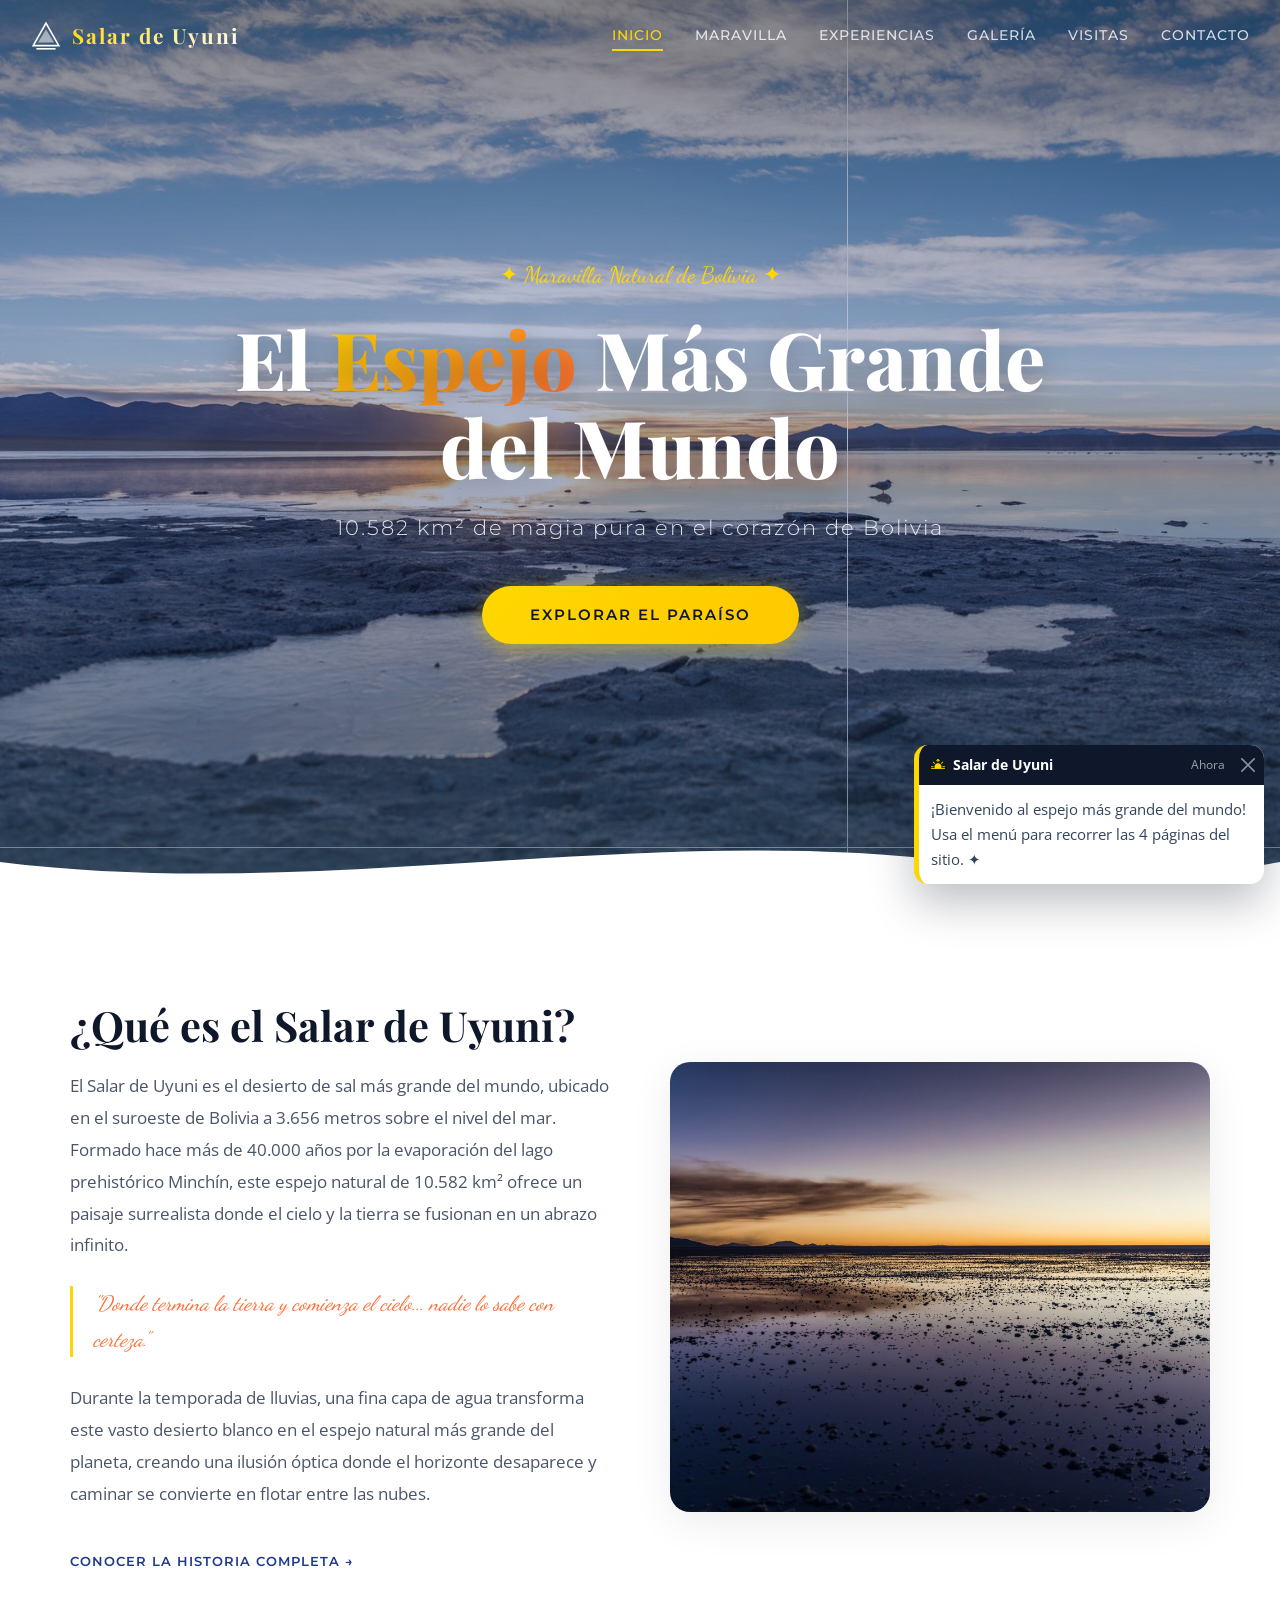
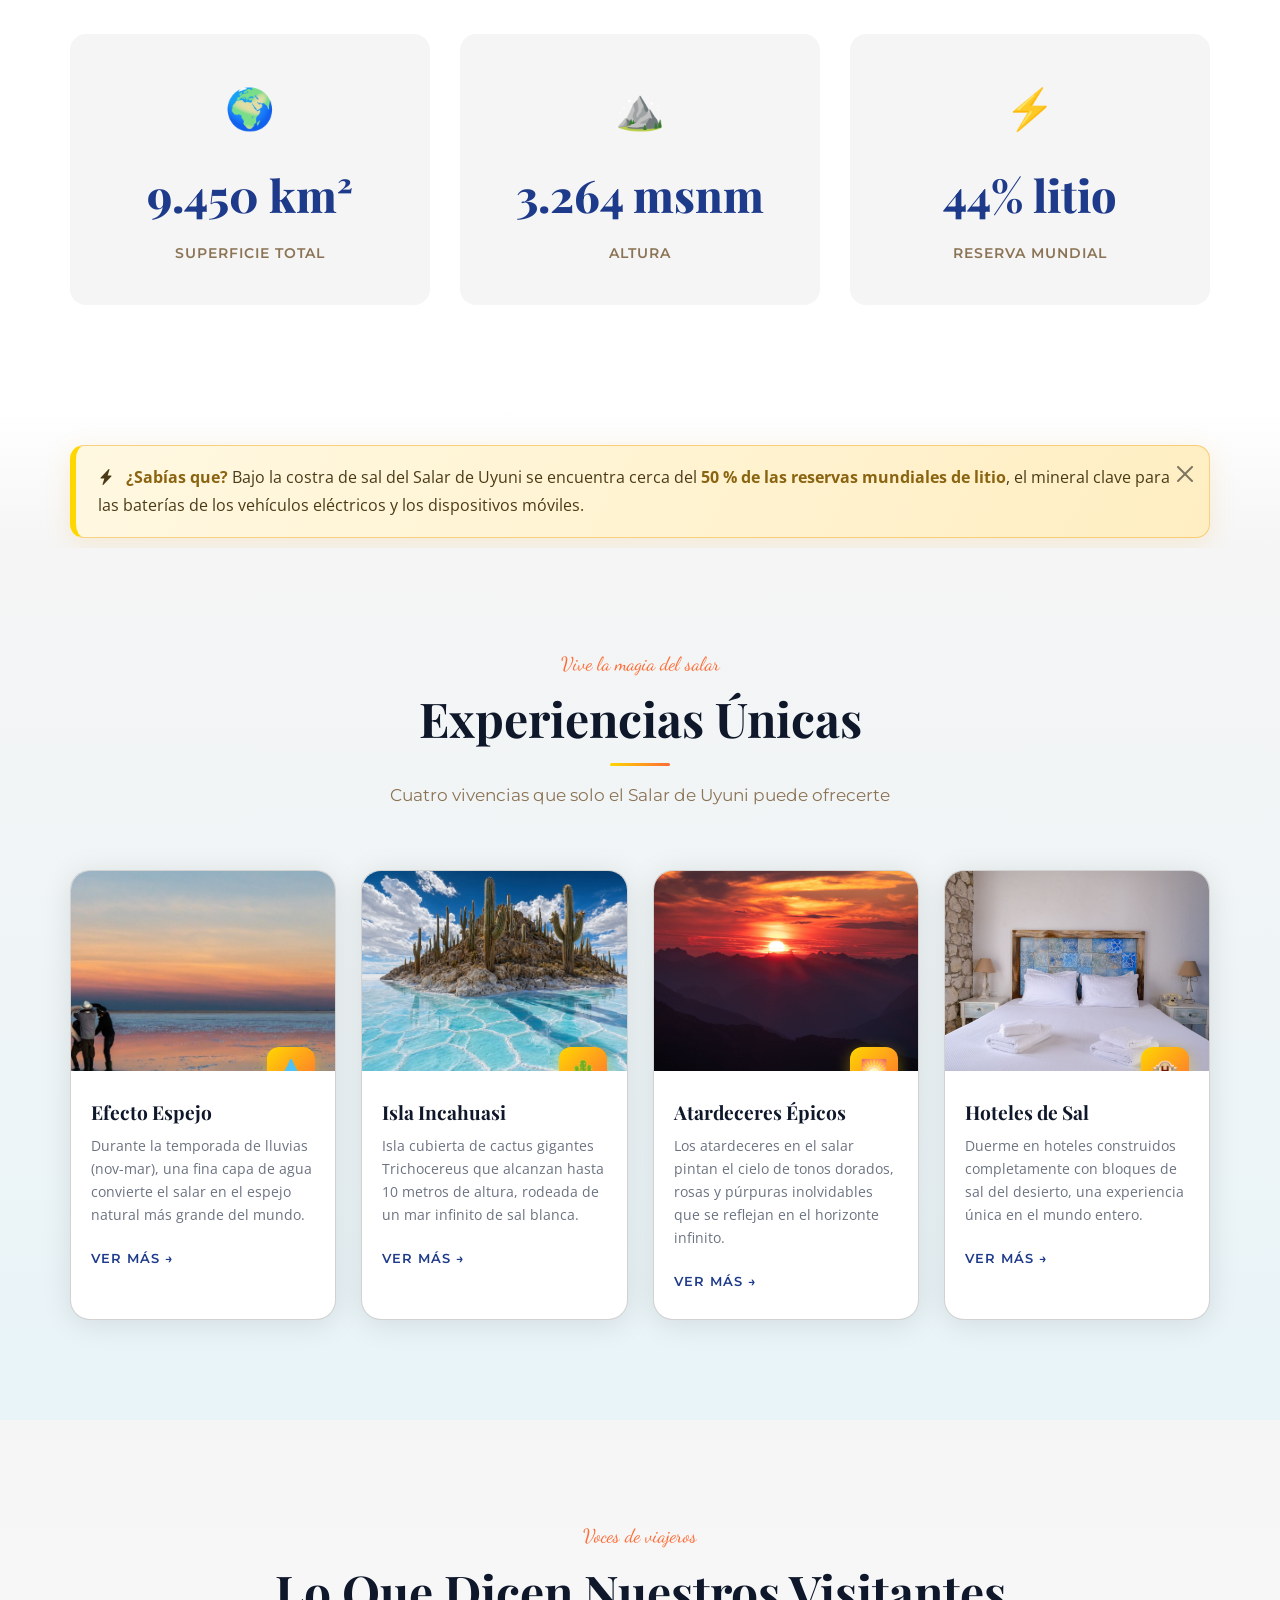
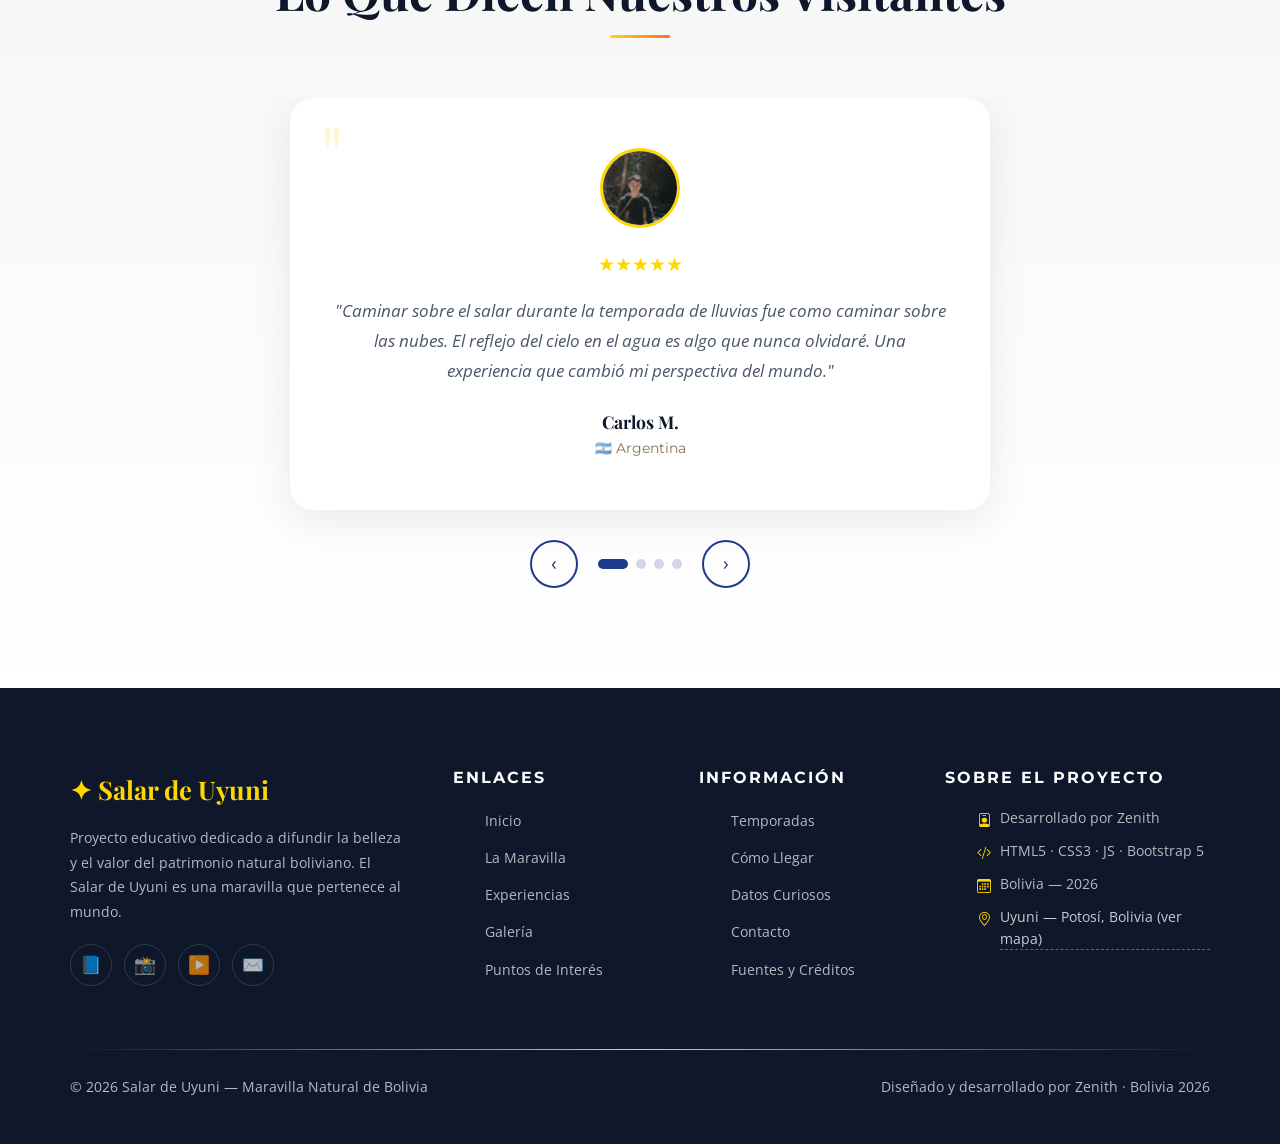
<file: index.html>
<!DOCTYPE html>
<html lang="es">

<head>
    <meta charset="UTF-8">
    <meta name="viewport" content="width=device-width, initial-scale=1.0">
    <meta name="description"
        content="Salar de Uyuni — El espejo natural más grande del mundo. 10.582 km² de magia pura en el corazón de Bolivia. Proyecto web desarrollado por Zenith.">
    <meta name="keywords"
        content="Salar de Uyuni, Bolivia, desierto de sal, espejo natural, turismo Bolivia, Isla Incahuasi, litio">
    <meta name="author" content="Zenith">
    <link rel="icon" href="favicon.svg" type="image/svg+xml">
    <meta property="og:title" content="Salar de Uyuni — El Espejo Más Grande del Mundo">
    <meta property="og:description" content="10.582 km² de magia pura en el corazón de Bolivia">
    <meta property="og:type" content="website">
    <meta property="og:image" content="img/hero-salar.jpg">
    <title>Salar de Uyuni | El Espejo Más Grande del Mundo</title>

    <link href="https://cdn.jsdelivr.net/npm/bootstrap@5.3.3/dist/css/bootstrap.min.css" rel="stylesheet">
    <link rel="stylesheet" href="https://cdn.jsdelivr.net/npm/bootstrap-icons@1.11.3/font/bootstrap-icons.min.css">
    <link rel="preconnect" href="https://fonts.googleapis.com">
    <link rel="preconnect" href="https://fonts.gstatic.com" crossorigin>
    <link
        href="https://fonts.googleapis.com/css2?family=Dancing+Script:wght@400;700&family=Montserrat:wght@300;400;500;600;700;800&family=Open+Sans:wght@300;400;500;600;700&family=Playfair+Display:wght@400;500;600;700;800;900&display=swap"
        rel="stylesheet">
    <link rel="stylesheet" href="css/estilos.css">
</head>

<body>

    <a class="skip-link" href="#main">Saltar al contenido principal</a>

    <div class="scroll-progress" aria-hidden="true"></div>

    <div class="loader" aria-label="Cargando página">
        <div class="loader-logo">✦ Salar de Uyuni ✦</div>
        <div class="loader-crystals">
            <div class="crystal"></div>
            <div class="crystal"></div>
            <div class="crystal"></div>
            <div class="crystal"></div>
            <div class="crystal"></div>
        </div>
        <div class="loader-text">Descubriendo el espejo del cielo...</div>
    </div>

    <nav class="navbar navbar-expand-lg navbar-dark navbar-salar" role="navigation" aria-label="Navegación principal">
        <div class="nav-container">
            <a href="index.html" class="nav-logo" aria-label="Salar de Uyuni - Inicio">
                <svg viewBox="0 0 40 40" aria-hidden="true">
                    <polygon points="20,4 36,32 4,32" fill="none" stroke="currentColor" stroke-width="2" />
                    <polygon points="20,12 30,28 10,28" fill="currentColor" opacity="0.5" />
                    <line x1="8" y1="36" x2="32" y2="36" stroke="currentColor" stroke-width="2" />
                </svg>
                <span>Salar de Uyuni</span>
            </a>
            <button class="hamburger navbar-toggler" id="hamburger" type="button" data-bs-toggle="collapse"
                data-bs-target="#navMenu" aria-controls="navMenu" aria-label="Abrir menú" aria-expanded="false">
                <span></span>
                <span></span>
                <span></span>
            </button>
            <div class="nav-menu collapse navbar-collapse" id="navMenu" role="menubar">
                <a href="index.html" role="menuitem" class="nav-link active">Inicio</a>
                <a href="informacion.html" role="menuitem" class="nav-link">Maravilla</a>
                <a href="index.html#experiencias" role="menuitem" class="nav-link">Experiencias</a>
                <a href="galeria.html" role="menuitem" class="nav-link">Galería</a>
                <a href="informacion.html#visitas" role="menuitem" class="nav-link">Visitas</a>
                <a href="contacto.html" role="menuitem" class="nav-link">Contacto</a>
            </div>
        </div>
    </nav>
    <main id="main">

        <section class="hero" id="inicio" aria-label="Sección de bienvenida">
            <div class="hero-bg" id="heroBg"></div>
            <div class="hero-overlay"></div>
            <div class="hero-mirror"></div>

            <div class="hero-content">
                <span class="hero-badge">✦ Maravilla Natural de Bolivia ✦</span>
                <h1 class="hero-title">El <span class="highlight">Espejo</span> Más Grande del Mundo</h1>
                <p class="hero-subtitle">10.582 km² de magia pura en el corazón de Bolivia</p>
                <a href="#maravilla" class="hero-cta" role="button">Explorar el Paraíso</a>
            </div>

            <div class="hero-wave" aria-hidden="true">
                <svg viewBox="0 0 1440 80" preserveAspectRatio="none">
                    <path d="M0,40 C360,80 720,0 1080,40 C1260,60 1380,50 1440,40 L1440,80 L0,80 Z" fill="#FFFFFF" />
                </svg>
            </div>
        </section>

        <section class="section maravilla" id="maravilla" aria-label="Qué es el Salar de Uyuni">
            <div class="container">
                <div class="maravilla-grid">
                    <div class="maravilla-text reveal">
                        <h2>¿Qué es el Salar de Uyuni?</h2>
                        <p>El Salar de Uyuni es el desierto de sal más grande del mundo, ubicado en el suroeste de
                            Bolivia a 3.656 metros sobre el nivel del mar. Formado hace más de 40.000 años por la
                            evaporación del lago prehistórico Minchín, este espejo natural de 10.582 km² ofrece un
                            paisaje surrealista donde el cielo y la tierra se fusionan en un abrazo infinito.</p>
                        <div class="quote">
                            "Donde termina la tierra y comienza el cielo... nadie lo sabe con certeza."
                        </div>
                        <p>Durante la temporada de lluvias, una fina capa de agua transforma este vasto desierto blanco
                            en el espejo natural más grande del planeta, creando una ilusión óptica donde el horizonte
                            desaparece y caminar se convierte en flotar entre las nubes.</p>
                        <a href="informacion.html" class="exp-btn d-inline-block mt-3">Conocer la historia completa
                            →</a>
                    </div>
                    <div class="maravilla-image reveal reveal-delay-2">
                        <img src="img/maravilla-atardecer.jpg"
                            alt="Atardecer espectacular sobre las aguas reflectantes del Salar de Uyuni, Bolivia"
                            loading="lazy">
                    </div>
                </div>

                <div class="stats-grid">
                    <div class="stat-card reveal reveal-delay-1">
                        <div class="stat-icon" aria-hidden="true">🌍</div>
                        <div class="stat-number"><span class="counter" data-target="10582">0</span> km²</div>
                        <div class="stat-label">Superficie Total</div>
                    </div>
                    <div class="stat-card reveal reveal-delay-2">
                        <div class="stat-icon" aria-hidden="true">⛰️</div>
                        <div class="stat-number"><span class="counter" data-target="3656">0</span> msnm</div>
                        <div class="stat-label">Altura</div>
                    </div>
                    <div class="stat-card reveal reveal-delay-3">
                        <div class="stat-icon" aria-hidden="true">⚡</div>
                        <div class="stat-number"><span class="counter" data-target="50">0</span>% litio</div>
                        <div class="stat-label">Reserva Mundial</div>
                    </div>
                </div>
            </div>
        </section>
        <section class="seccion-alerta" aria-label="Dato destacado sobre el litio">
            <div class="container">
                <div class="alert alerta-salar alert-dismissible fade show mb-0" role="alert">
                    <i class="bi bi-lightning-charge-fill me-2" aria-hidden="true"></i>
                    <strong>¿Sabías que?</strong> Bajo la costra de sal del Salar de Uyuni se encuentra cerca del
                    <strong>50 % de las reservas mundiales de litio</strong>, el mineral clave para las baterías de
                    los vehículos eléctricos y los dispositivos móviles.
                    <button type="button" class="btn-close" data-bs-dismiss="alert" aria-label="Cerrar"></button>
                </div>
            </div>
        </section>

        <section class="section experiencias" id="experiencias" aria-label="Experiencias únicas en el Salar">
            <div class="container">
                <div class="section-header reveal">
                    <span class="section-badge">Vive la magia del salar</span>
                    <h2 class="section-title">Experiencias Únicas</h2>
                    <div class="section-line"></div>
                    <p class="section-subtitle">Cuatro vivencias que solo el Salar de Uyuni puede ofrecerte</p>
                </div>

                <div class="experiencias-grid">
                    <article class="card exp-card reveal reveal-delay-1">
                        <div class="exp-card-img">
                            <img class="card-img-top" src="img/magia-reflejo.jpg"
                                alt="Efecto espejo del Salar de Uyuni con reflejo perfecto del cielo" loading="lazy">
                            <div class="exp-icon" aria-hidden="true">💧</div>
                        </div>
                        <div class="card-body exp-card-body">
                            <h3>Efecto Espejo</h3>
                            <p>Durante la temporada de lluvias (nov-mar), una fina capa de agua convierte el salar en
                                el espejo natural más grande del mundo.</p>
                            <a href="galeria.html" class="exp-btn">Ver más →</a>
                        </div>
                    </article>

                    <article class="card exp-card reveal reveal-delay-2">
                        <div class="exp-card-img">
                            <img class="card-img-top" src="img/incahuasi.jpg"
                                alt="Cactus gigantes en la Isla Incahuasi, Salar de Uyuni" loading="lazy">
                            <div class="exp-icon" aria-hidden="true">🌵</div>
                        </div>
                        <div class="card-body exp-card-body">
                            <h3>Isla Incahuasi</h3>
                            <p>Isla cubierta de cactus gigantes Trichocereus que alcanzan hasta 10 metros de altura,
                                rodeada de un mar infinito de sal blanca.</p>
                            <a href="galeria.html" class="exp-btn">Ver más →</a>
                        </div>
                    </article>

                    <article class="card exp-card reveal reveal-delay-3">
                        <div class="exp-card-img">
                            <img class="card-img-top" src="img/exp-atardecer.jpg"
                                alt="Atardecer épico con tonos dorados y púrpuras en el Salar de Uyuni" loading="lazy">
                            <div class="exp-icon" aria-hidden="true">🌅</div>
                        </div>
                        <div class="card-body exp-card-body">
                            <h3>Atardeceres Épicos</h3>
                            <p>Los atardeceres en el salar pintan el cielo de tonos dorados, rosas y púrpuras
                                inolvidables que se reflejan en el horizonte infinito.</p>
                            <a href="galeria.html" class="exp-btn">Ver más →</a>
                        </div>
                    </article>

                    <article class="card exp-card reveal reveal-delay-4">
                        <div class="exp-card-img">
                            <img class="card-img-top" src="img/hotel-sal.jpg"
                                alt="Interior de un hotel construido con bloques de sal en Uyuni" loading="lazy">
                            <div class="exp-icon" aria-hidden="true">🏨</div>
                        </div>
                        <div class="card-body exp-card-body">
                            <h3>Hoteles de Sal</h3>
                            <p>Duerme en hoteles construidos completamente con bloques de sal del desierto, una
                                experiencia única en el mundo entero.</p>
                            <a href="galeria.html" class="exp-btn">Ver más →</a>
                        </div>
                    </article>
                </div>
            </div>
        </section>
        <section class="section testimonios" id="testimonios" aria-label="Testimonios de visitantes">
            <div class="container">
                <div class="section-header reveal">
                    <span class="section-badge">Voces de viajeros</span>
                    <h2 class="section-title">Lo Que Dicen Nuestros Visitantes</h2>
                    <div class="section-line"></div>
                </div>

                <div class="testimonios-carousel reveal">
                    <div class="testimonios-track" id="testimoniosTrack">
                        <div class="testimonio-card">
                            <div class="testimonio-inner">
                                <img src="img/avatar-1.jpg" alt="Retrato de Carlos M., visitante argentino"
                                    class="testimonio-avatar" loading="lazy">
                                <div class="testimonio-stars" aria-label="5 de 5 estrellas">★★★★★</div>
                                <p class="testimonio-text">"Caminar sobre el salar durante la temporada de lluvias fue
                                    como caminar sobre las nubes. El reflejo del cielo en el agua es algo que nunca
                                    olvidaré. Una experiencia que cambió mi perspectiva del mundo."</p>
                                <div class="testimonio-name">Carlos M.</div>
                                <div class="testimonio-country">🇦🇷 Argentina</div>
                            </div>
                        </div>

                        <div class="testimonio-card">
                            <div class="testimonio-inner">
                                <img src="img/avatar-2.jpg" alt="Retrato de María L., visitante española"
                                    class="testimonio-avatar" loading="lazy">
                                <div class="testimonio-stars" aria-label="5 de 5 estrellas">★★★★★</div>
                                <p class="testimonio-text">"Los atardeceres en el Salar de Uyuni son los más hermosos
                                    que he visto en toda mi vida. Los colores, el silencio, la inmensidad... Es como
                                    estar en otro planeta. Bolivia es mágica."</p>
                                <div class="testimonio-name">María L.</div>
                                <div class="testimonio-country">🇪🇸 España</div>
                            </div>
                        </div>

                        <div class="testimonio-card">
                            <div class="testimonio-inner">
                                <img src="img/avatar-3.jpg" alt="Retrato de Takeshi H., visitante japonés"
                                    class="testimonio-avatar" loading="lazy">
                                <div class="testimonio-stars" aria-label="5 de 5 estrellas">★★★★★</div>
                                <p class="testimonio-text">"Como fotógrafo profesional he viajado por todo el mundo,
                                    pero nada me preparó para la belleza del Salar de Uyuni. Cada ángulo es una obra
                                    maestra natural. Volveré sin duda."</p>
                                <div class="testimonio-name">Takeshi H.</div>
                                <div class="testimonio-country">🇯🇵 Japón</div>
                            </div>
                        </div>

                        <div class="testimonio-card">
                            <div class="testimonio-inner">
                                <img src="img/avatar-4.jpg" alt="Retrato de Ana P., visitante brasileña"
                                    class="testimonio-avatar" loading="lazy">
                                <div class="testimonio-stars" aria-label="5 de 5 estrellas">★★★★★</div>
                                <p class="testimonio-text">"El tour de 3 días por el salar, las lagunas de colores y
                                    los géiseres fue la mejor experiencia de viaje de mi vida. La hospitalidad
                                    boliviana y los paisajes son incomparables."</p>
                                <div class="testimonio-name">Ana P.</div>
                                <div class="testimonio-country">🇧🇷 Brasil</div>
                            </div>
                        </div>
                    </div>

                    <div class="carousel-controls">
                        <button class="carousel-btn" id="prevBtn" aria-label="Testimonio anterior">‹</button>
                        <div class="carousel-dots" id="carouselDots">
                            <button class="carousel-dot active" data-slide="0" aria-label="Ir al testimonio 1"></button>
                            <button class="carousel-dot" data-slide="1" aria-label="Ir al testimonio 2"></button>
                            <button class="carousel-dot" data-slide="2" aria-label="Ir al testimonio 3"></button>
                            <button class="carousel-dot" data-slide="3" aria-label="Ir al testimonio 4"></button>
                        </div>
                        <button class="carousel-btn" id="nextBtn" aria-label="Testimonio siguiente">›</button>
                    </div>
                </div>
            </div>
        </section>

    </main>
    <footer role="contentinfo">
        <div class="container">
            <div class="footer-grid">
                <div class="footer-brand">
                    <div class="footer-logo">✦ Salar de Uyuni</div>
                    <p>Proyecto educativo dedicado a difundir la belleza y el valor del patrimonio natural boliviano.
                        El Salar de Uyuni es una maravilla que pertenece al mundo.</p>
                    <div class="footer-social">
                        <a href="https://www.facebook.com/" target="_blank" rel="noopener"
                            aria-label="Síguenos en Facebook">📘</a>
                        <a href="https://www.instagram.com/" target="_blank" rel="noopener"
                            aria-label="Síguenos en Instagram">📸</a>
                        <a href="https://www.youtube.com/" target="_blank" rel="noopener"
                            aria-label="Síguenos en YouTube">▶️</a>
                        <a href="mailto:salaruyuni.proyecto@gmail.com" aria-label="Escríbenos un correo">✉️</a>
                    </div>
                </div>
                <div class="footer-col">
                    <h4>Enlaces</h4>
                    <ul>
                        <li><a href="index.html">Inicio</a></li>
                        <li><a href="informacion.html">La Maravilla</a></li>
                        <li><a href="index.html#experiencias">Experiencias</a></li>
                        <li><a href="galeria.html">Galería</a></li>
                        <li><a href="informacion.html#visitas">Puntos de Interés</a></li>
                    </ul>
                </div>
                <div class="footer-col">
                    <h4>Información</h4>
                    <ul>
                        <li><a href="informacion.html#temporadas">Temporadas</a></li>
                        <li><a href="informacion.html#como-llegar">Cómo Llegar</a></li>
                        <li><a href="informacion.html#datos">Datos Curiosos</a></li>
                        <li><a href="contacto.html">Contacto</a></li>
                        <li><a href="informacion.html#fuentes">Fuentes y Créditos</a></li>
                    </ul>
                </div>
                <div class="footer-col footer-academico">
                    <h4>Sobre el Proyecto</h4>
                    <ul>
                        <li><i class="bi bi-person-badge" aria-hidden="true"></i> Desarrollado por Zenith</li>
                        <li><i class="bi bi-code-slash" aria-hidden="true"></i> HTML5 · CSS3 · JS · Bootstrap 5</li>
                        <li><i class="bi bi-calendar3" aria-hidden="true"></i> Bolivia — 2026</li>
                        <li><i class="bi bi-geo-alt" aria-hidden="true"></i>
                            <a href="https://www.google.com/maps/place/Salar+de+Uyuni" target="_blank" rel="noopener">
                                Uyuni — Potosí, Bolivia (ver mapa)</a>
                        </li>
                    </ul>
                </div>
            </div>
            <div class="footer-divider"></div>
            <div class="footer-bottom">
                <p>© 2026 Salar de Uyuni — Maravilla Natural de Bolivia</p>
                <p>Diseñado y desarrollado por Zenith · Bolivia 2026</p>
            </div>
        </div>
    </footer>

    <button class="back-to-top" id="backToTop" aria-label="Volver al inicio">↑</button>

    <div class="toast-container position-fixed bottom-0 end-0 p-3">
        <div class="toast toast-salar" id="toastBienvenida" role="alert" aria-live="polite" aria-atomic="true">
            <div class="toast-header">
                <i class="bi bi-sunrise-fill me-2" aria-hidden="true"></i>
                <strong class="me-auto">Salar de Uyuni</strong>
                <small>Ahora</small>
                <button type="button" class="btn-close" data-bs-dismiss="toast" aria-label="Cerrar"></button>
            </div>
            <div class="toast-body">
                ¡Bienvenido al espejo más grande del mundo! Usa el menú para recorrer las 4 páginas del sitio. ✦
            </div>
        </div>
    </div>

    <script src="https://cdn.jsdelivr.net/npm/bootstrap@5.3.3/dist/js/bootstrap.bundle.min.js"></script>
    <script src="js/script.js"></script>
</body>

</html>
</file>
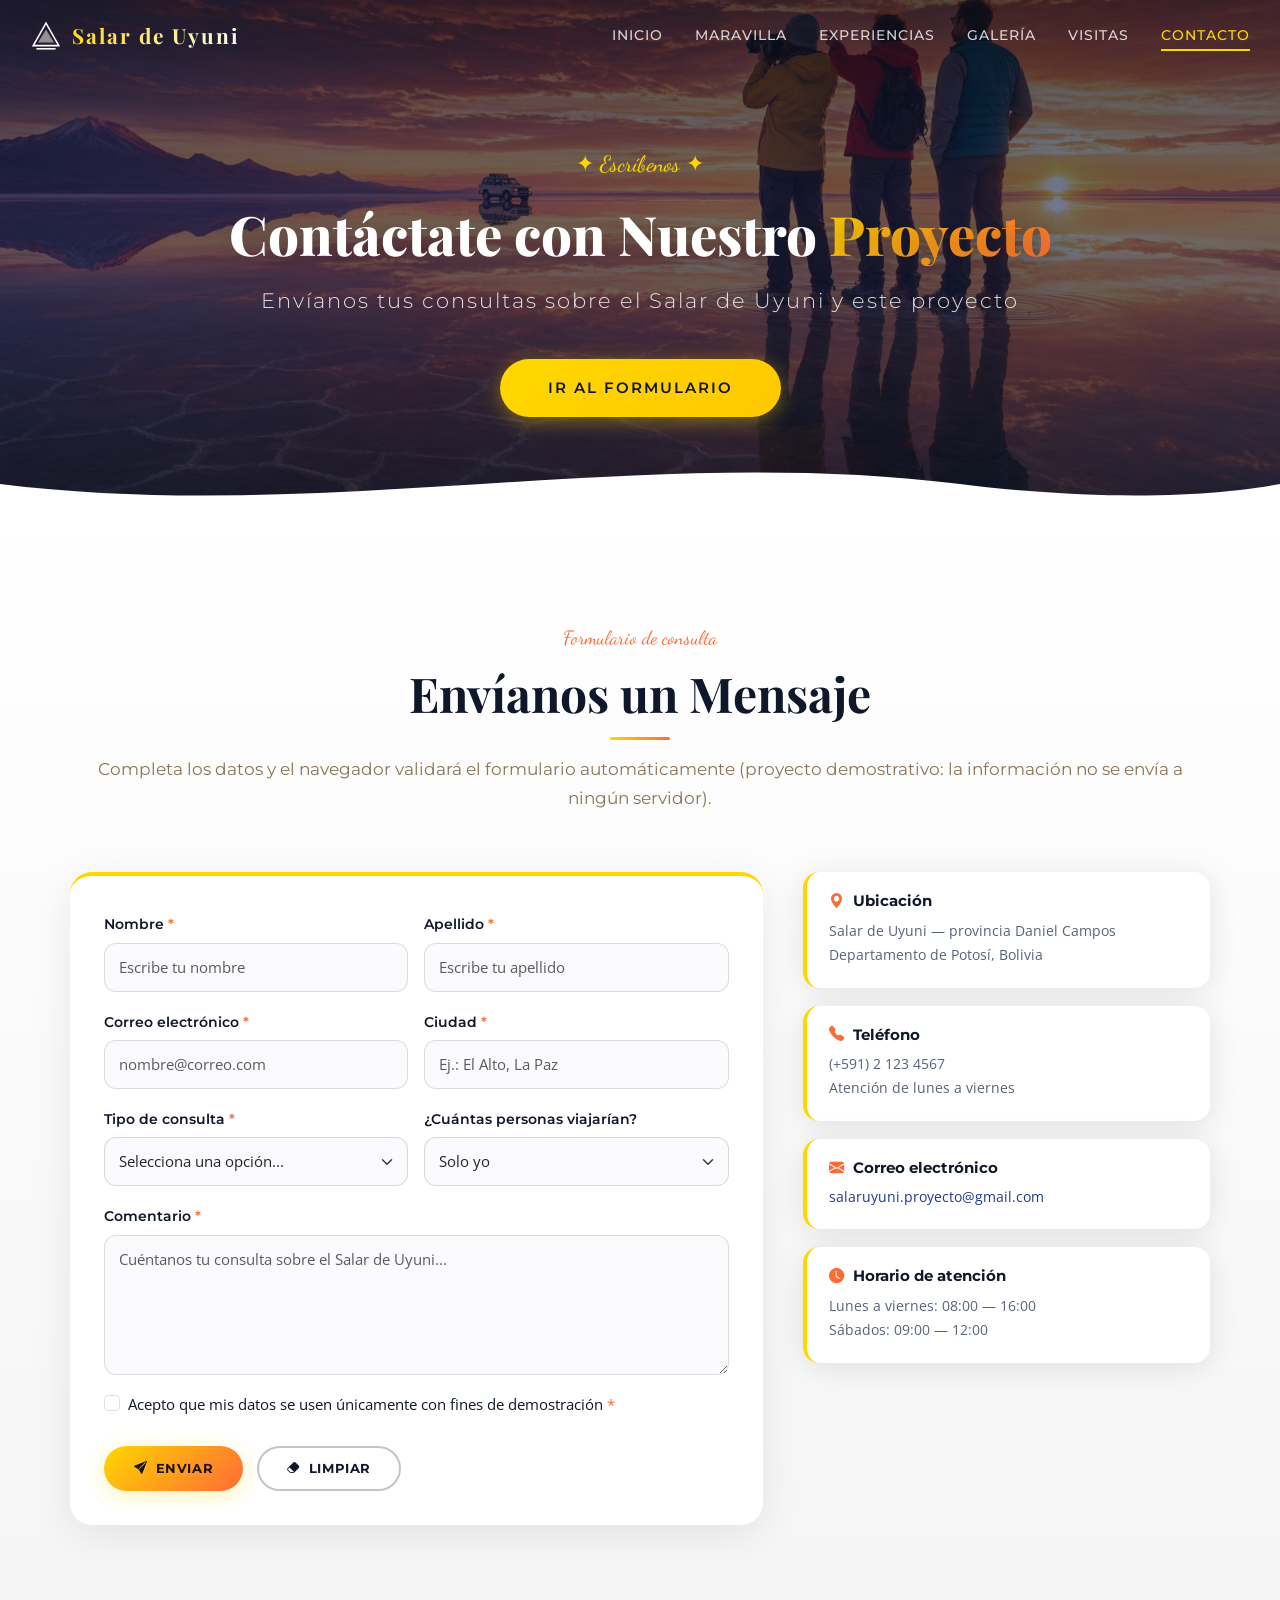
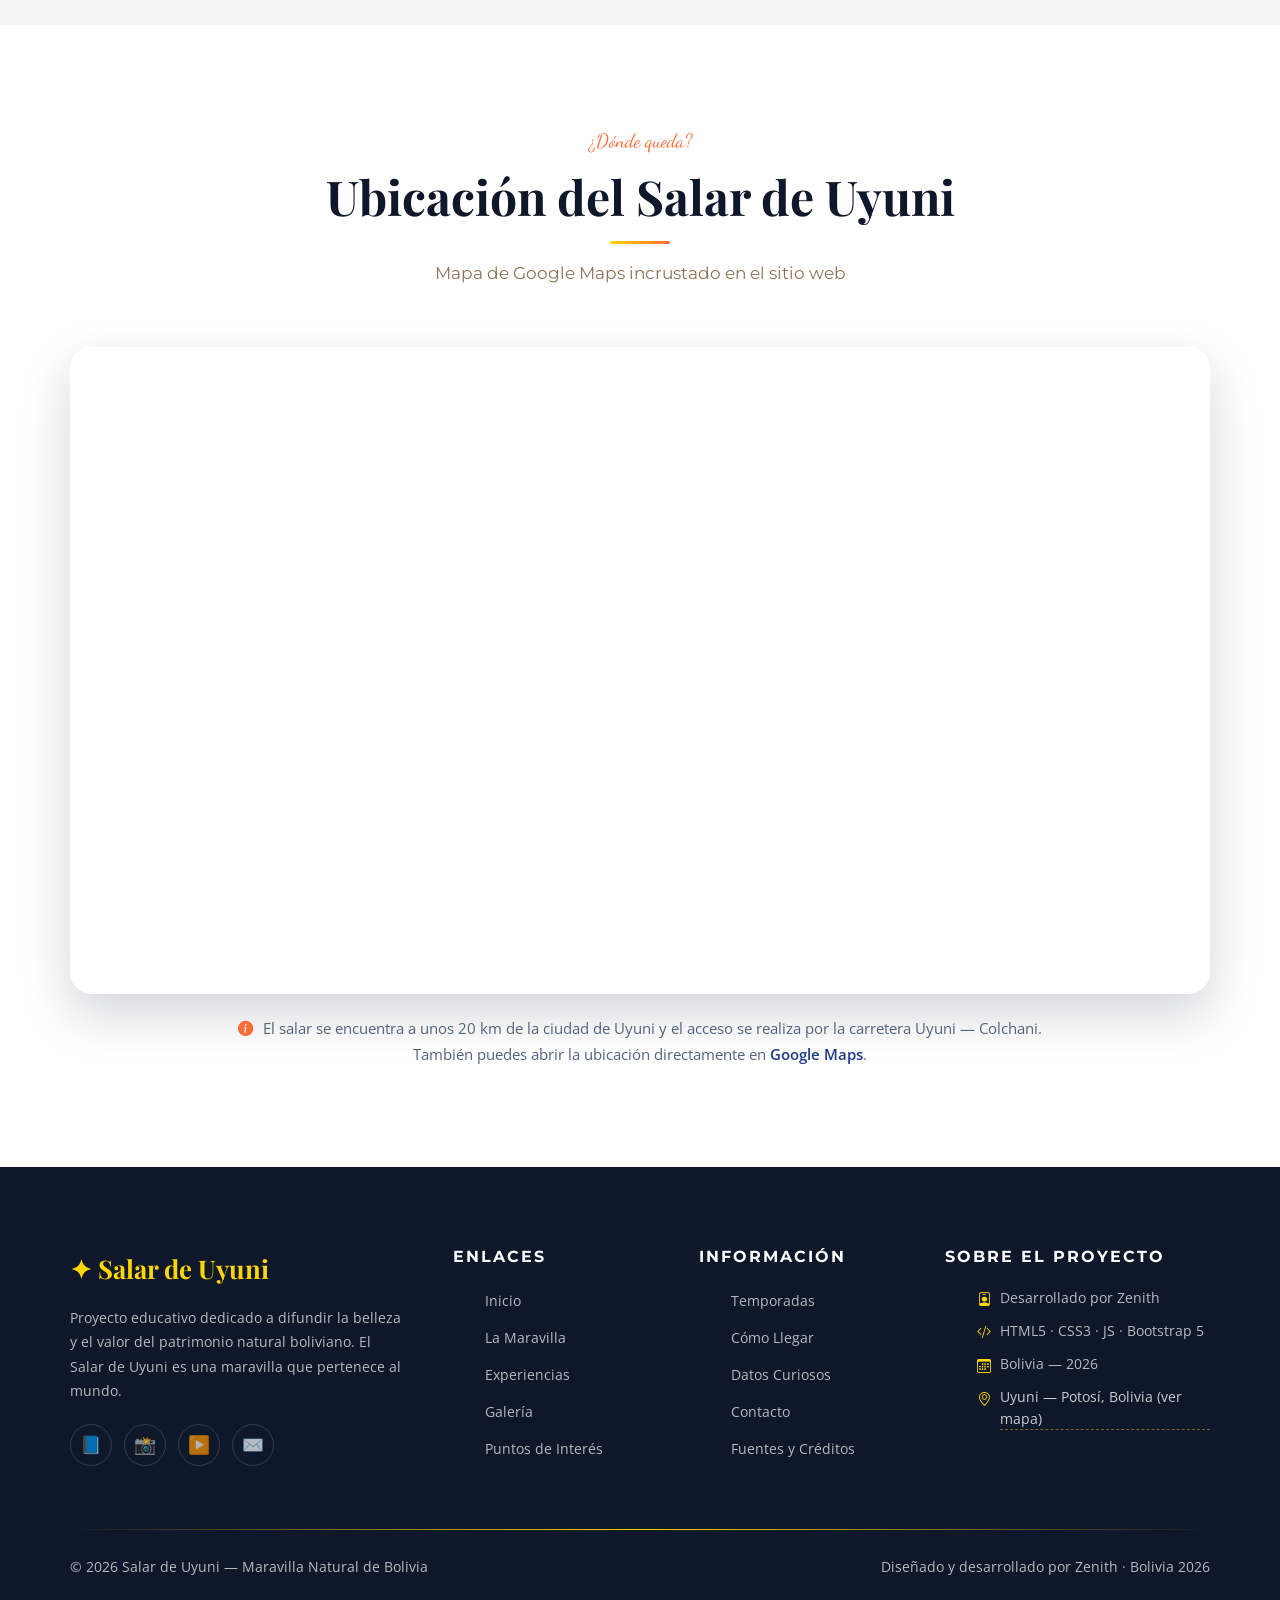
<file: contacto.html>
<!DOCTYPE html>
<html lang="es">

<head>
    <meta charset="UTF-8">
    <meta name="viewport" content="width=device-width, initial-scale=1.0">
    <meta name="description"
        content="Contacto del proyecto Salar de Uyuni: formulario de consulta, datos de contacto, ubicación con mapa y redes sociales. Proyecto web desarrollado por Zenith.">
    <meta name="keywords"
        content="Contacto Salar de Uyuni, formulario, consultas turísticas, Uyuni Potosí Bolivia, proyecto web">
    <meta name="author" content="Zenith">
    <link rel="icon" href="favicon.svg" type="image/svg+xml">
    <title>Contacto | Proyecto Salar de Uyuni</title>

    <link href="https://cdn.jsdelivr.net/npm/bootstrap@5.3.3/dist/css/bootstrap.min.css" rel="stylesheet">
    <link rel="stylesheet" href="https://cdn.jsdelivr.net/npm/bootstrap-icons@1.11.3/font/bootstrap-icons.min.css">
    <link rel="preconnect" href="https://fonts.googleapis.com">
    <link rel="preconnect" href="https://fonts.gstatic.com" crossorigin>
    <link
        href="https://fonts.googleapis.com/css2?family=Dancing+Script:wght@400;700&family=Montserrat:wght@300;400;500;600;700;800&family=Open+Sans:wght@300;400;500;600;700&family=Playfair+Display:wght@400;500;600;700;800;900&display=swap"
        rel="stylesheet">
    <link rel="stylesheet" href="css/estilos.css">
</head>

<body>

    <a class="skip-link" href="#main">Saltar al contenido principal</a>
    <div class="scroll-progress" aria-hidden="true"></div>

    <div class="loader" aria-label="Cargando página">
        <div class="loader-logo">✦ Salar de Uyuni ✦</div>
        <div class="loader-crystals">
            <div class="crystal"></div>
            <div class="crystal"></div>
            <div class="crystal"></div>
            <div class="crystal"></div>
            <div class="crystal"></div>
        </div>
        <div class="loader-text">Descubriendo el espejo del cielo...</div>
    </div>

    <nav class="navbar navbar-expand-lg navbar-dark navbar-salar" role="navigation" aria-label="Navegación principal">
        <div class="nav-container">
            <a href="index.html" class="nav-logo" aria-label="Salar de Uyuni - Inicio">
                <svg viewBox="0 0 40 40" aria-hidden="true">
                    <polygon points="20,4 36,32 4,32" fill="none" stroke="currentColor" stroke-width="2" />
                    <polygon points="20,12 30,28 10,28" fill="currentColor" opacity="0.5" />
                    <line x1="8" y1="36" x2="32" y2="36" stroke="currentColor" stroke-width="2" />
                </svg>
                <span>Salar de Uyuni</span>
            </a>
            <button class="hamburger navbar-toggler" id="hamburger" type="button" data-bs-toggle="collapse"
                data-bs-target="#navMenu" aria-controls="navMenu" aria-label="Abrir menú" aria-expanded="false">
                <span></span>
                <span></span>
                <span></span>
            </button>
            <div class="nav-menu collapse navbar-collapse" id="navMenu" role="menubar">
                <a href="index.html" role="menuitem" class="nav-link">Inicio</a>
                <a href="informacion.html" role="menuitem" class="nav-link">Maravilla</a>
                <a href="index.html#experiencias" role="menuitem" class="nav-link">Experiencias</a>
                <a href="galeria.html" role="menuitem" class="nav-link">Galería</a>
                <a href="informacion.html#visitas" role="menuitem" class="nav-link">Visitas</a>
                <a href="contacto.html" role="menuitem" class="nav-link active">Contacto</a>
            </div>
        </div>
    </nav>
    <main id="main">

        <section class="hero hero-pagina" aria-label="Portada de contacto">
            <div class="hero-bg hero-bg-pagina hero-bg-contacto"></div>
            <div class="hero-overlay"></div>
            <div class="hero-content">
                <span class="hero-badge">✦ Escríbenos ✦</span>
                <h1 class="hero-title">Contáctate con Nuestro <span class="highlight">Proyecto</span></h1>
                <p class="hero-subtitle">Envíanos tus consultas sobre el Salar de Uyuni y este proyecto</p>
                <a href="#formulario" class="hero-cta" role="button">Ir al formulario</a>
            </div>
            <div class="hero-wave" aria-hidden="true">
                <svg viewBox="0 0 1440 80" preserveAspectRatio="none">
                    <path d="M0,40 C360,80 720,0 1080,40 C1260,60 1380,50 1440,40 L1440,80 L0,80 Z" fill="#FFFFFF" />
                </svg>
            </div>
        </section>
        <section class="section contacto" id="formulario" aria-label="Formulario de contacto">
            <div class="container">
                <div class="section-header reveal">
                    <span class="section-badge">Formulario de consulta</span>
                    <h2 class="section-title">Envíanos un Mensaje</h2>
                    <div class="section-line"></div>
                    <p class="section-subtitle">Completa los datos y el navegador validará el formulario automáticamente
                        (proyecto demostrativo: la información no se envía a ningún servidor).</p>
                </div>

                <div class="contacto-grid">
                    <form class="form-salar needs-validation reveal" id="formContacto" novalidate>
                        <div class="row g-3">
                            <div class="col-12 col-md-6">
                                <label for="nombre" class="form-label">Nombre <span class="req">*</span></label>
                                <input type="text" class="form-control" id="nombre" name="nombre"
                                    placeholder="Escribe tu nombre" required minlength="3">
                                <div class="invalid-feedback">Ingresa tu nombre (mínimo 3 letras).</div>
                            </div>
                            <div class="col-12 col-md-6">
                                <label for="apellido" class="form-label">Apellido <span class="req">*</span></label>
                                <input type="text" class="form-control" id="apellido" name="apellido"
                                    placeholder="Escribe tu apellido" required minlength="3">
                                <div class="invalid-feedback">Ingresa tu apellido (mínimo 3 letras).</div>
                            </div>
                            <div class="col-12 col-md-6">
                                <label for="correo" class="form-label">Correo electrónico <span
                                        class="req">*</span></label>
                                <input type="email" class="form-control" id="correo" name="correo"
                                    placeholder="nombre@correo.com" required>
                                <div class="invalid-feedback">Escribe un correo válido, por ejemplo nombre@correo.com.
                                </div>
                            </div>
                            <div class="col-12 col-md-6">
                                <label for="ciudad" class="form-label">Ciudad <span class="req">*</span></label>
                                <input type="text" class="form-control" id="ciudad" name="ciudad"
                                    placeholder="Ej.: El Alto, La Paz" required>
                                <div class="invalid-feedback">Indica tu ciudad.</div>
                            </div>
                            <div class="col-12 col-md-6">
                                <label for="consulta" class="form-label">Tipo de consulta <span
                                        class="req">*</span></label>
                                <select class="form-select" id="consulta" name="consulta" required>
                                    <option value="" selected disabled>Selecciona una opción...</option>
                                    <option value="informacion">Información turística</option>
                                    <option value="reservas">Reservas y tours</option>
                                    <option value="academico">Trabajo académico</option>
                                    <option value="sugerencia">Sugerencia o comentario</option>
                                </select>
                                <div class="invalid-feedback">Elige el tipo de consulta.</div>
                            </div>
                            <div class="col-12 col-md-6">
                                <label for="personas" class="form-label">¿Cuántas personas viajarían?</label>
                                <select class="form-select" id="personas" name="personas">
                                    <option value="1" selected>Solo yo</option>
                                    <option value="2">2 personas</option>
                                    <option value="3">3 a 5 personas</option>
                                    <option value="4">Más de 5 personas</option>
                                </select>
                            </div>
                            <div class="col-12">
                                <label for="comentario" class="form-label">Comentario <span class="req">*</span></label>
                                <textarea class="form-control" id="comentario" name="comentario" rows="5"
                                    placeholder="Cuéntanos tu consulta sobre el Salar de Uyuni..." required
                                    minlength="10"></textarea>
                                <div class="invalid-feedback">Escribe un comentario de al menos 10 caracteres.</div>
                            </div>
                            <div class="col-12">
                                <div class="form-check">
                                    <input class="form-check-input" type="checkbox" value="si" id="acepto" required>
                                    <label class="form-check-label" for="acepto">
                                        Acepto que mis datos se usen únicamente con fines de demostración
                                        <span class="req">*</span>
                                    </label>
                                    <div class="invalid-feedback">Debes aceptar esta condición para continuar.</div>
                                </div>
                            </div>
                        </div>

                        <div class="form-botones">
                            <button type="submit" class="btn btn-salar">
                                <i class="bi bi-send-fill me-2" aria-hidden="true"></i>Enviar
                            </button>
                            <button type="reset" class="btn btn-salar-outline">
                                <i class="bi bi-eraser-fill me-2" aria-hidden="true"></i>Limpiar
                            </button>
                        </div>

                        <div class="alert alerta-exito d-none" id="mensajeExito" role="alert" aria-live="polite">
                            <i class="bi bi-check-circle-fill me-2" aria-hidden="true"></i>
                            <strong>¡Mensaje enviado correctamente!</strong> Gracias por escribirnos: el formulario fue
                            validado con JavaScript en el navegador.
                        </div>
                    </form>

                    <aside class="contacto-datos reveal reveal-delay-2" aria-label="Datos de contacto">
                        <div class="card dato-contacto">
                            <div class="card-body">
                                <h3><i class="bi bi-geo-alt-fill" aria-hidden="true"></i> Ubicación</h3>
                                <p>Salar de Uyuni — provincia Daniel Campos<br>Departamento de Potosí, Bolivia</p>
                            </div>
                        </div>
                        <div class="card dato-contacto">
                            <div class="card-body">
                                <h3><i class="bi bi-telephone-fill" aria-hidden="true"></i> Teléfono</h3>
                                <p>(+591) 2 123 4567<br>Atención de lunes a viernes</p>
                            </div>
                        </div>
                        <div class="card dato-contacto">
                            <div class="card-body">
                                <h3><i class="bi bi-envelope-fill" aria-hidden="true"></i> Correo electrónico</h3>
                                <p><a href="mailto:salaruyuni.proyecto@gmail.com">salaruyuni.proyecto@gmail.com</a></p>
                            </div>
                        </div>
                        <div class="card dato-contacto">
                            <div class="card-body">
                                <h3><i class="bi bi-clock-fill" aria-hidden="true"></i> Horario de atención</h3>
                                <p>Lunes a viernes: 08:00 — 16:00<br>Sábados: 09:00 — 12:00</p>
                            </div>
                        </div>
                    </aside>
                </div>
            </div>
        </section>
        <section class="section mapa-ubicacion" id="ubicacion" aria-label="Ubicación del Salar en el mapa">
            <div class="container">
                <div class="section-header reveal">
                    <span class="section-badge">¿Dónde queda?</span>
                    <h2 class="section-title">Ubicación del Salar de Uyuni</h2>
                    <div class="section-line"></div>
                    <p class="section-subtitle">Mapa de Google Maps incrustado en el sitio web</p>
                </div>

                <div class="ratio ratio-16x9 mapa-salar reveal">
                    <iframe src="https://www.google.com/maps?q=Salar%20de%20Uyuni%20Bolivia&amp;output=embed"
                        title="Mapa del Salar de Uyuni en Google Maps" loading="lazy"
                        referrerpolicy="no-referrer-when-downgrade" allowfullscreen></iframe>
                </div>

                <p class="mapa-nota reveal">
                    <i class="bi bi-info-circle-fill" aria-hidden="true"></i>
                    El salar se encuentra a unos 20 km de la ciudad de Uyuni y el acceso se realiza por la carretera
                    Uyuni — Colchani. También puedes abrir la ubicación directamente en
                    <a href="https://www.google.com/maps/place/Salar+de+Uyuni" target="_blank" rel="noopener">
                        Google Maps</a>.
                </p>
            </div>
        </section>

    </main>

    <footer role="contentinfo">
        <div class="container">
            <div class="footer-grid">
                <div class="footer-brand">
                    <div class="footer-logo">✦ Salar de Uyuni</div>
                    <p>Proyecto educativo dedicado a difundir la belleza y el valor del patrimonio natural boliviano.
                        El Salar de Uyuni es una maravilla que pertenece al mundo.</p>
                    <div class="footer-social">
                        <a href="https://www.facebook.com/" target="_blank" rel="noopener"
                            aria-label="Síguenos en Facebook">📘</a>
                        <a href="https://www.instagram.com/" target="_blank" rel="noopener"
                            aria-label="Síguenos en Instagram">📸</a>
                        <a href="https://www.youtube.com/" target="_blank" rel="noopener"
                            aria-label="Síguenos en YouTube">▶️</a>
                        <a href="mailto:salaruyuni.proyecto@gmail.com" aria-label="Escríbenos un correo">✉️</a>
                    </div>
                </div>
                <div class="footer-col">
                    <h4>Enlaces</h4>
                    <ul>
                        <li><a href="index.html">Inicio</a></li>
                        <li><a href="informacion.html">La Maravilla</a></li>
                        <li><a href="index.html#experiencias">Experiencias</a></li>
                        <li><a href="galeria.html">Galería</a></li>
                        <li><a href="informacion.html#visitas">Puntos de Interés</a></li>
                    </ul>
                </div>
                <div class="footer-col">
                    <h4>Información</h4>
                    <ul>
                        <li><a href="informacion.html#temporadas">Temporadas</a></li>
                        <li><a href="informacion.html#como-llegar">Cómo Llegar</a></li>
                        <li><a href="informacion.html#datos">Datos Curiosos</a></li>
                        <li><a href="contacto.html">Contacto</a></li>
                        <li><a href="informacion.html#fuentes">Fuentes y Créditos</a></li>
                    </ul>
                </div>
                <div class="footer-col footer-academico">
                    <h4>Sobre el Proyecto</h4>
                    <ul>
                        <li><i class="bi bi-person-badge" aria-hidden="true"></i> Desarrollado por Zenith</li>
                        <li><i class="bi bi-code-slash" aria-hidden="true"></i> HTML5 · CSS3 · JS · Bootstrap 5</li>
                        <li><i class="bi bi-calendar3" aria-hidden="true"></i> Bolivia — 2026</li>
                        <li><i class="bi bi-geo-alt" aria-hidden="true"></i>
                            <a href="https://www.google.com/maps/place/Salar+de+Uyuni" target="_blank" rel="noopener">
                                Uyuni — Potosí, Bolivia (ver mapa)</a>
                        </li>
                    </ul>
                </div>
            </div>
            <div class="footer-divider"></div>
            <div class="footer-bottom">
                <p>© 2026 Salar de Uyuni — Maravilla Natural de Bolivia</p>
                <p>Diseñado y desarrollado por Zenith · Bolivia 2026</p>
            </div>
        </div>
    </footer>

    <button class="back-to-top" id="backToTop" aria-label="Volver al inicio">↑</button>
    <script src="https://cdn.jsdelivr.net/npm/bootstrap@5.3.3/dist/js/bootstrap.bundle.min.js"></script>
    <script src="js/script.js"></script>
</body>

</html>
</file>
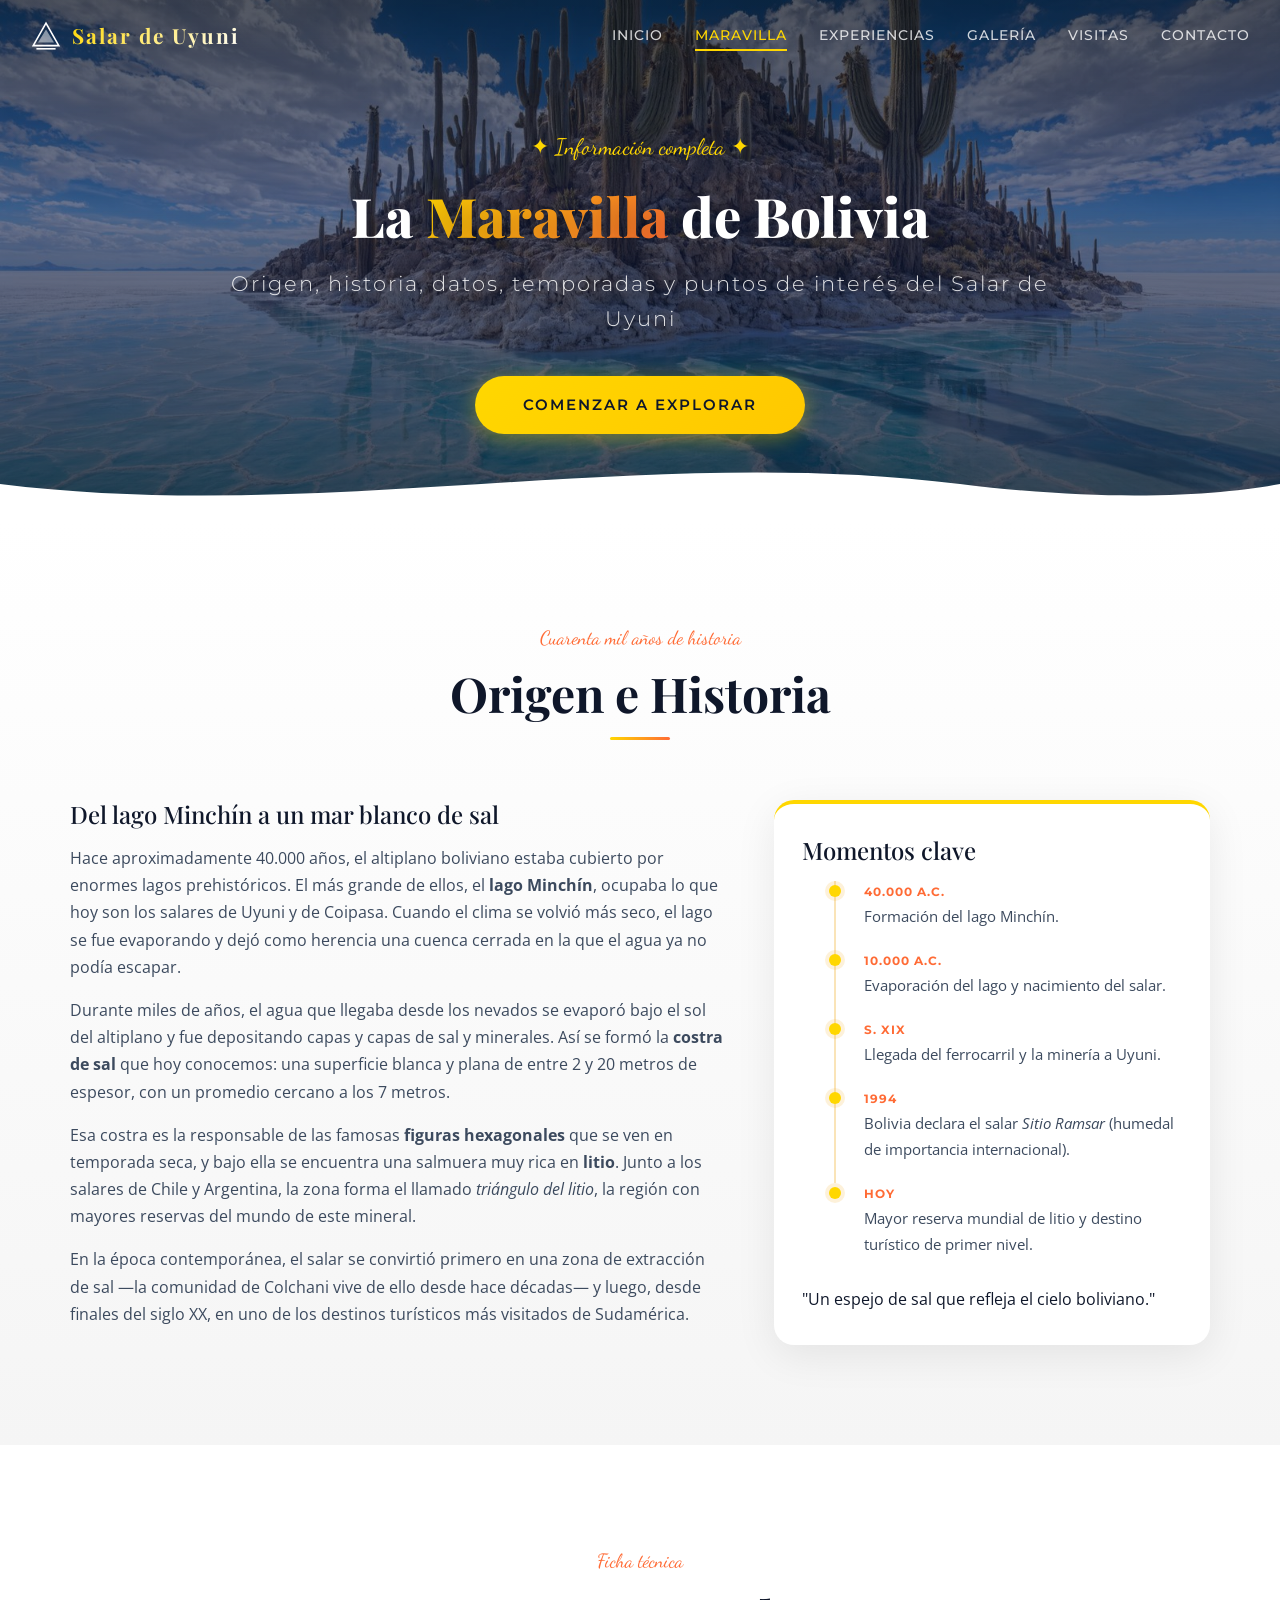
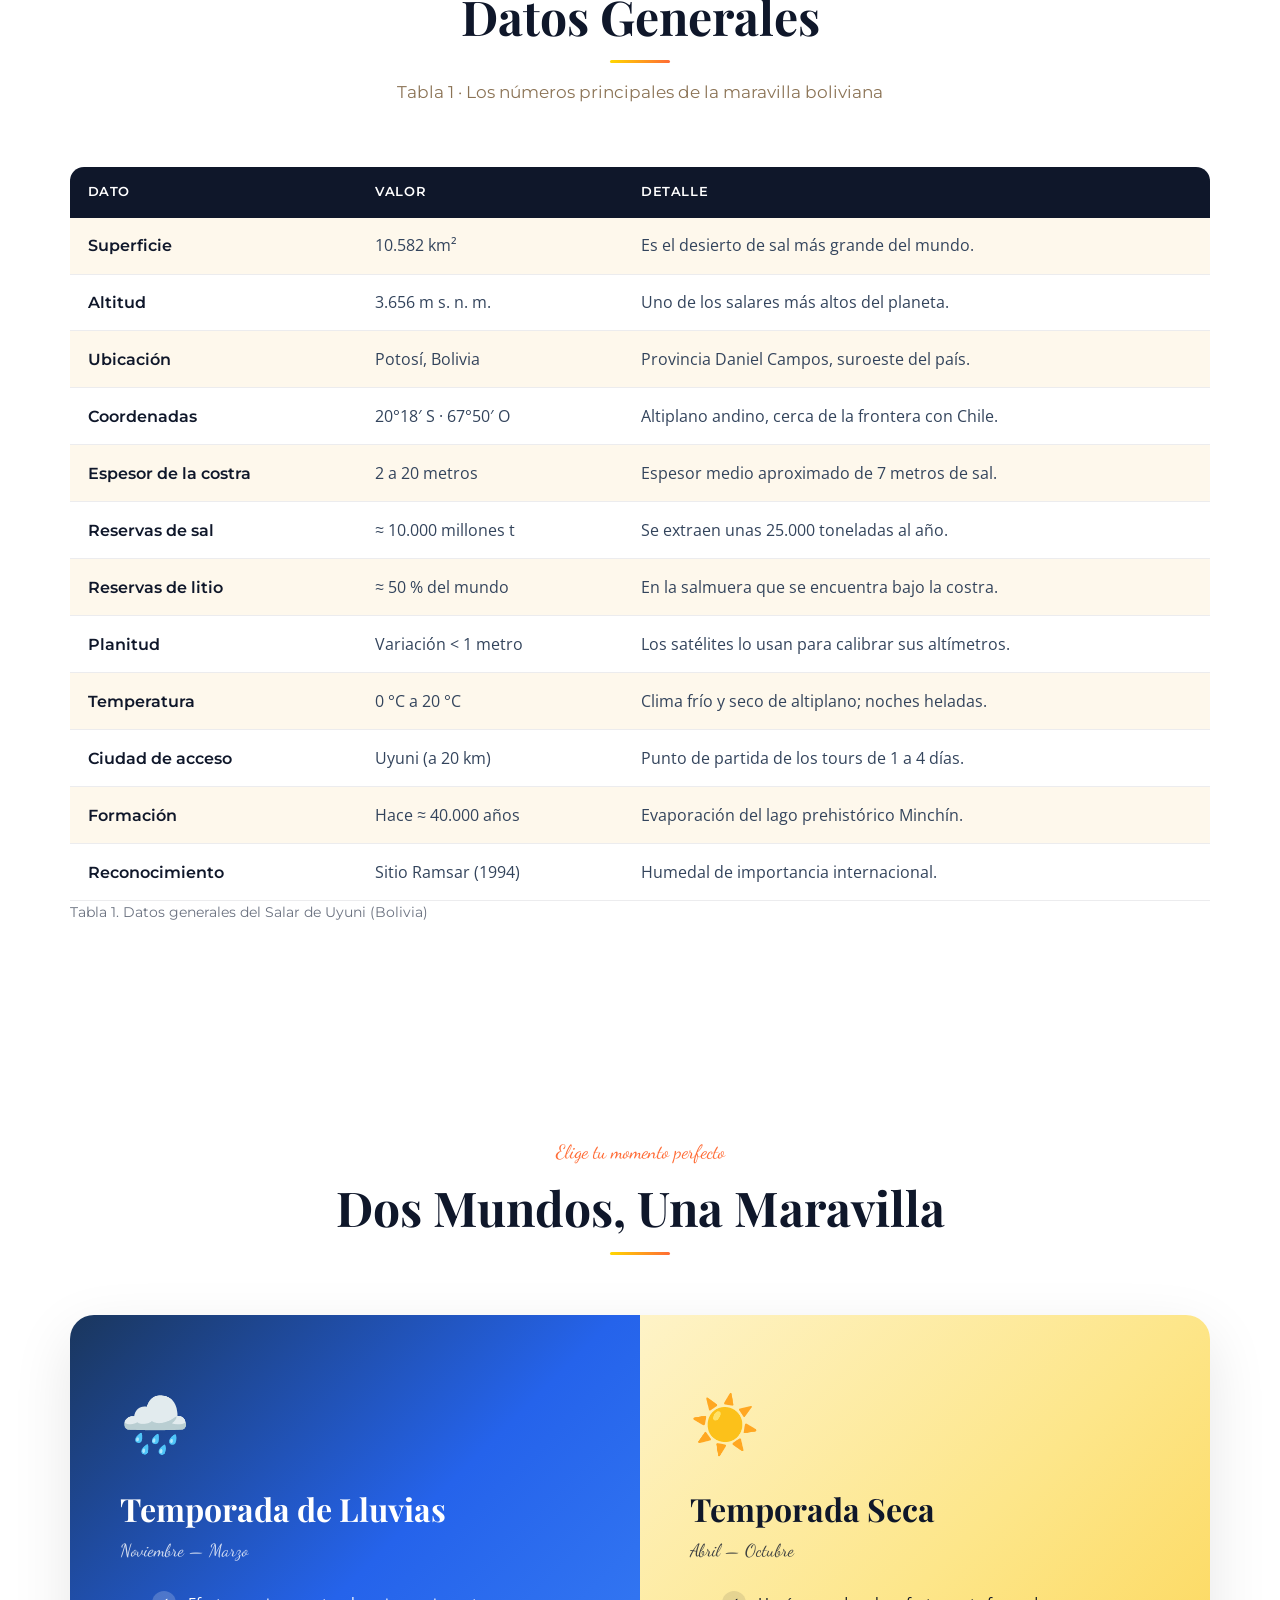
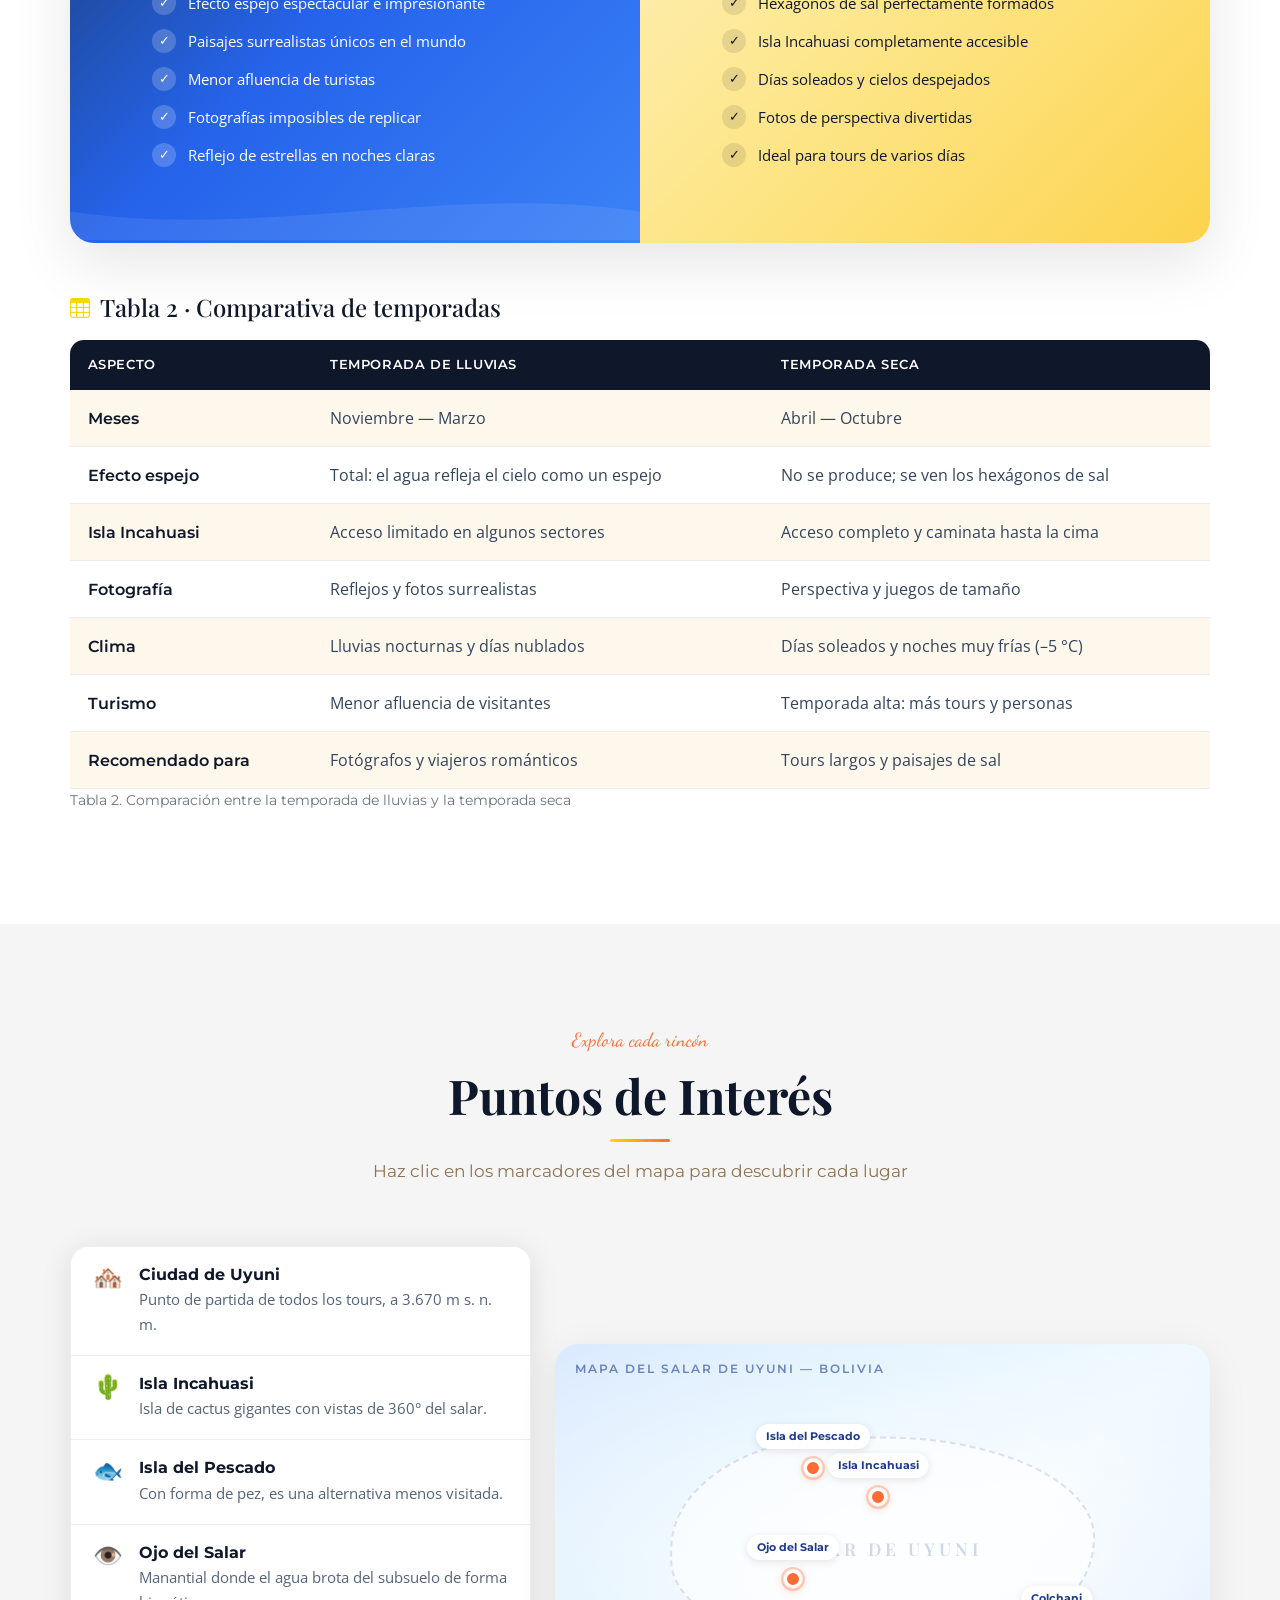
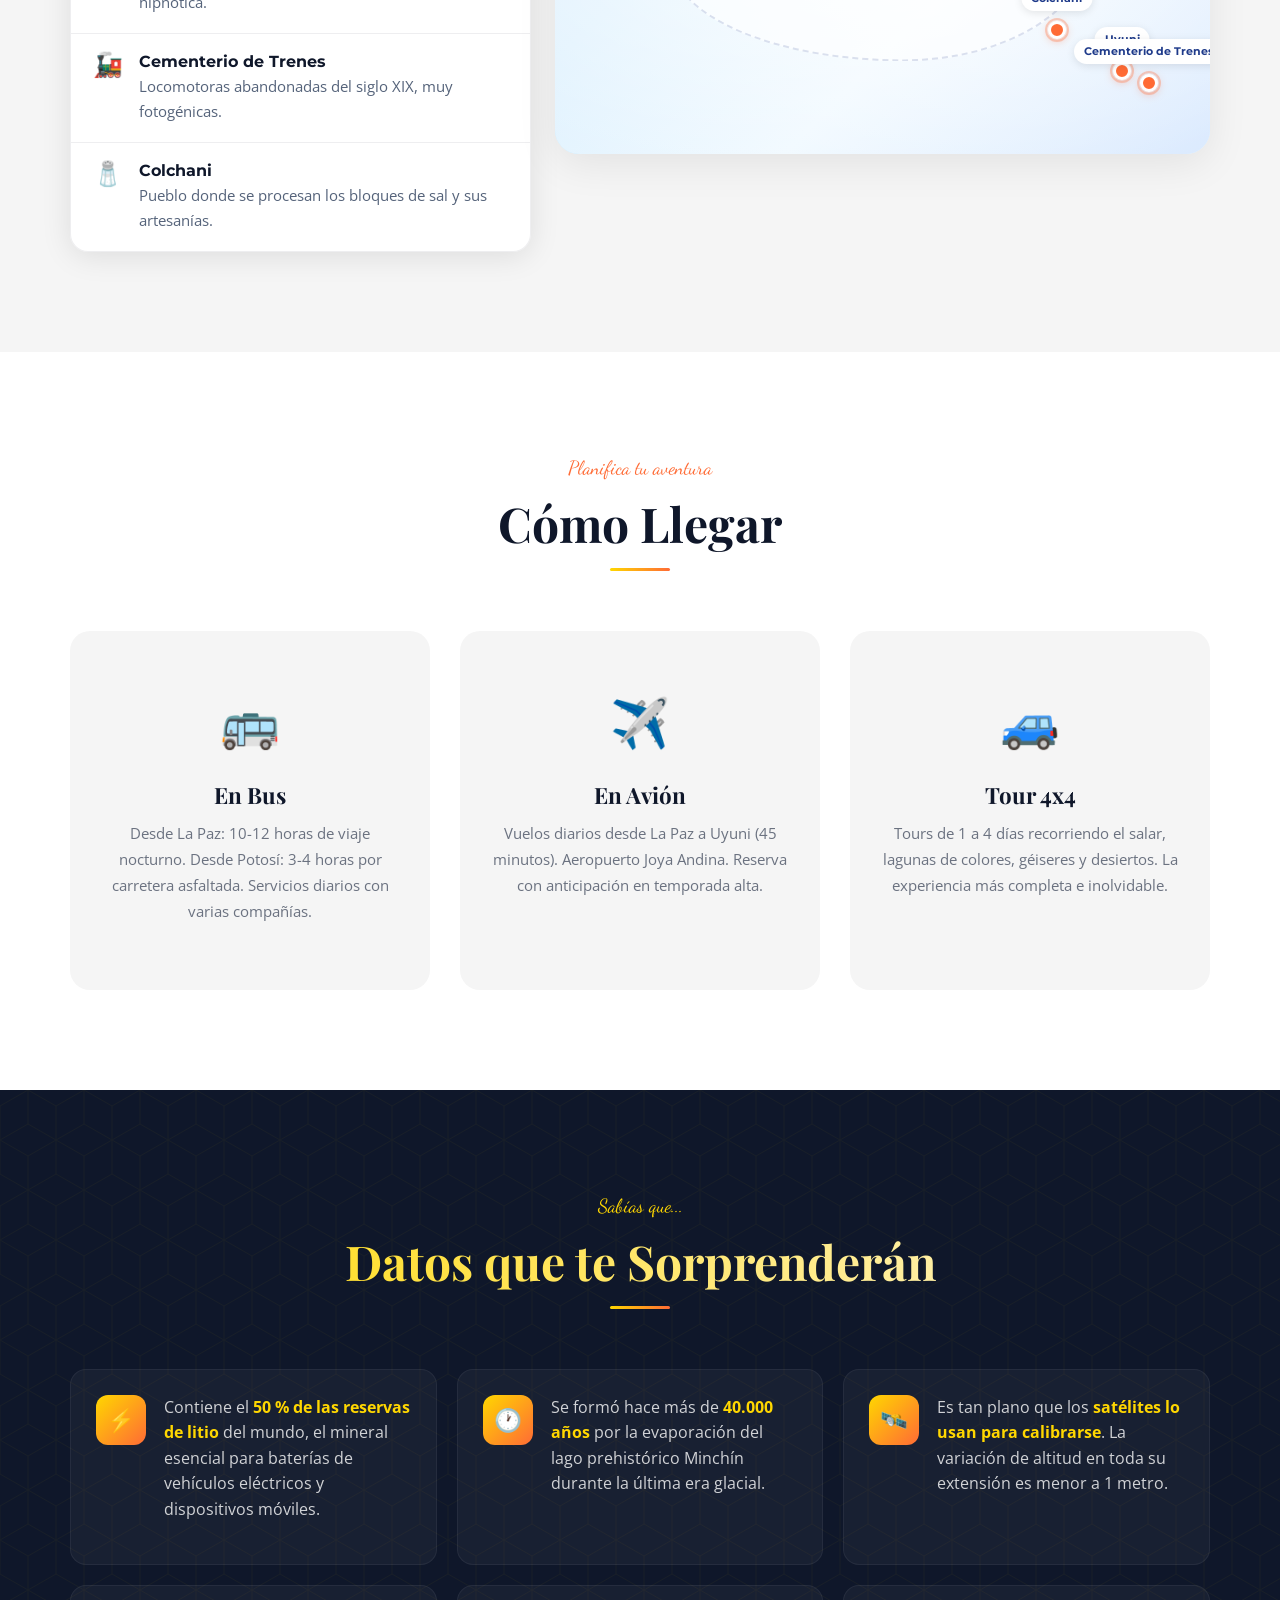
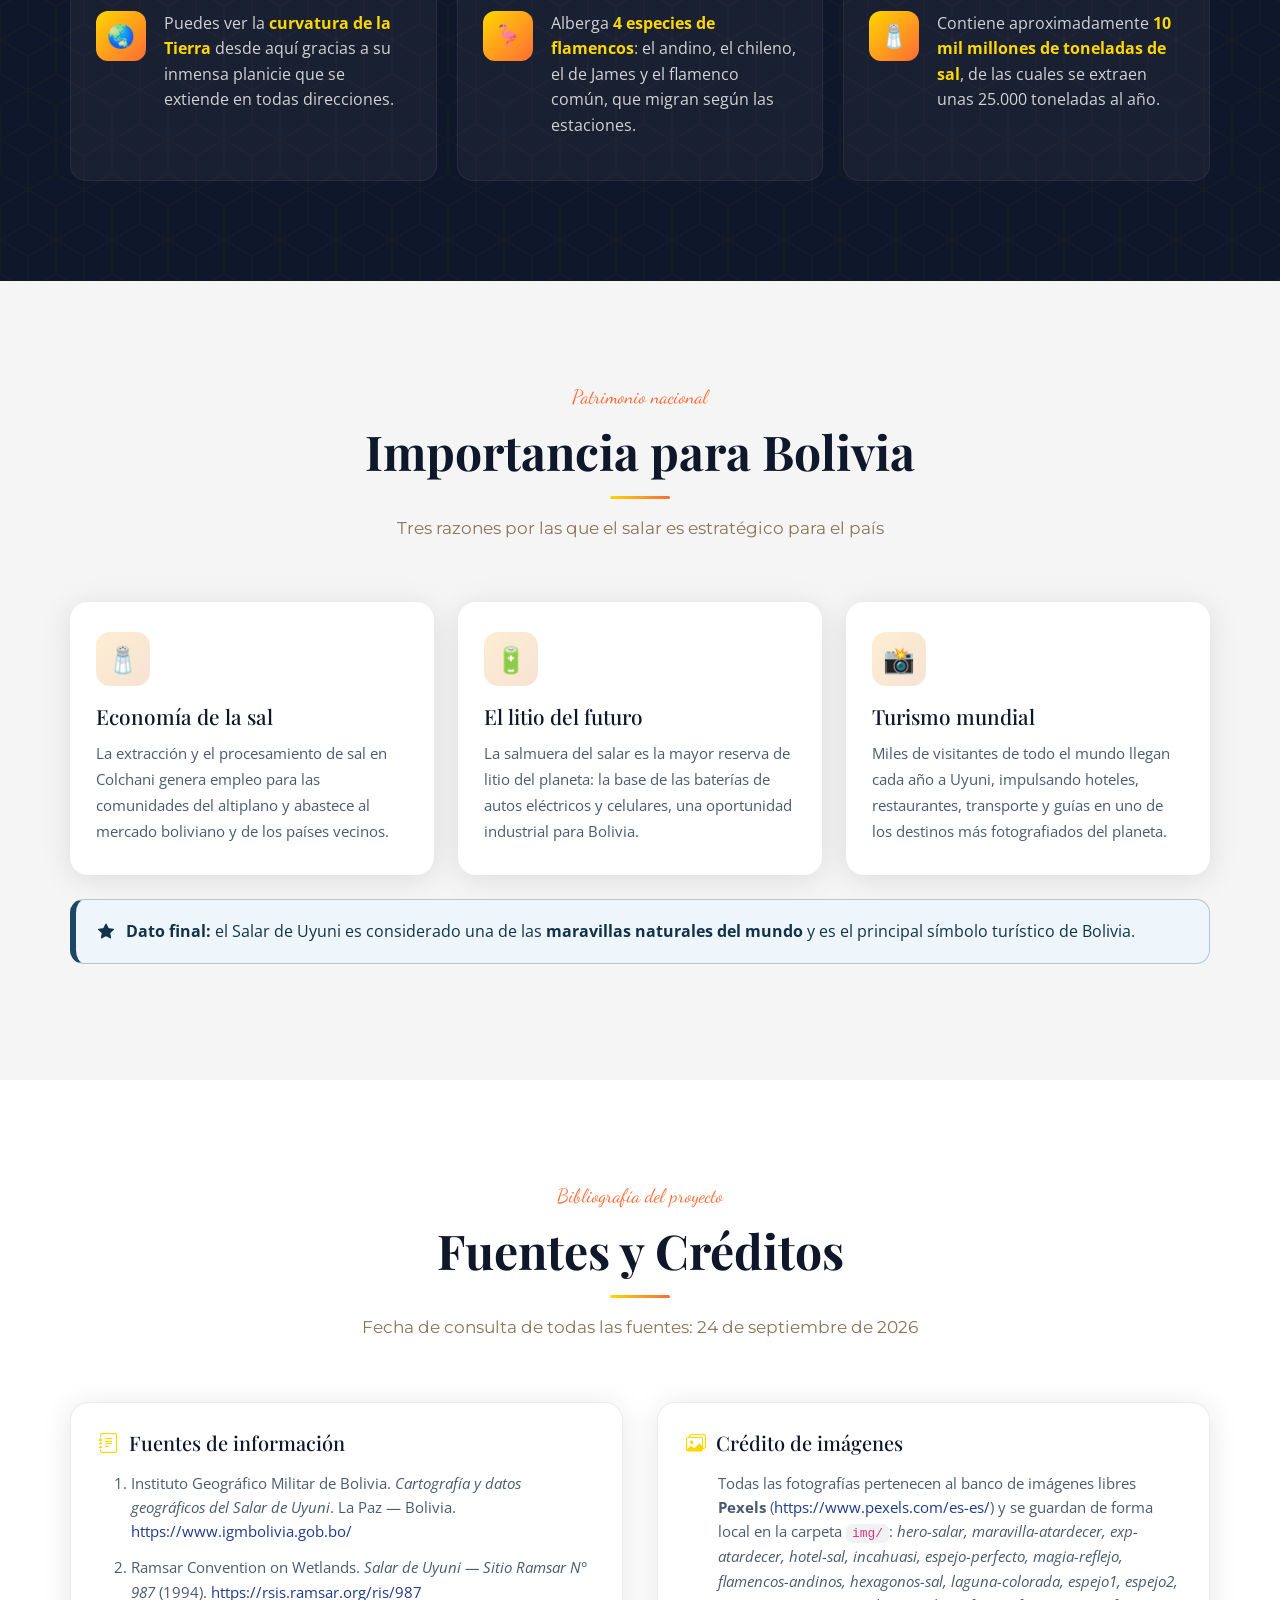
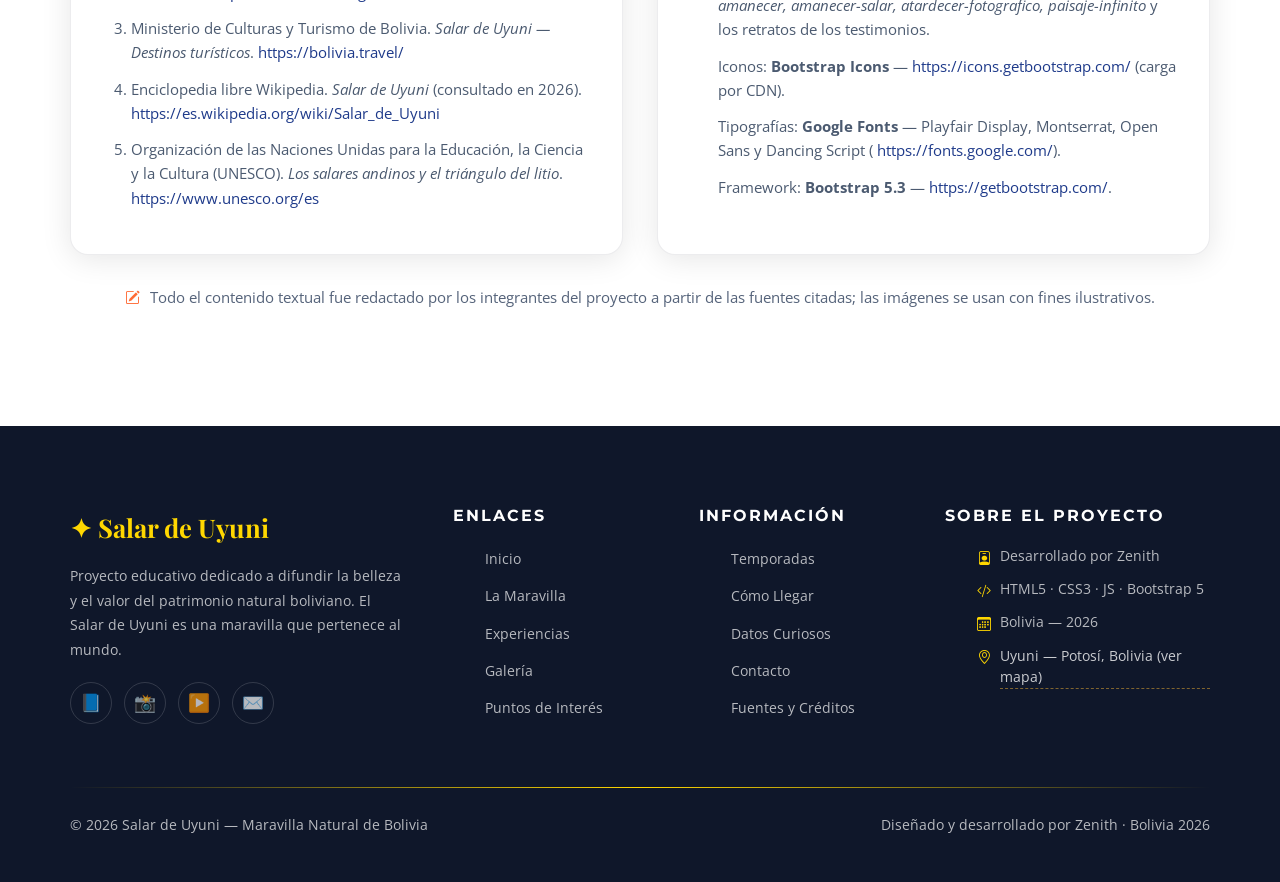
<file: informacion.html>
<!DOCTYPE html>
<html lang="es">

<head>
    <meta charset="UTF-8">
    <meta name="viewport" content="width=device-width, initial-scale=1.0">
    <meta name="description"
        content="Información completa del Salar de Uyuni: origen e historia, datos generales, temporadas de visita, puntos de interés, cómo llegar y fuentes consultadas.">
    <meta name="keywords"
        content="Salar de Uyuni información, historia Salar de Uyuni, datos generales, temporadas, Isla Incahuasi, cómo llegar, litio Bolivia">
    <meta name="author" content="Zenith">
    <link rel="icon" href="favicon.svg" type="image/svg+xml">
    <title>Información del Salar de Uyuni | Historia, datos y temporadas</title>

    <link href="https://cdn.jsdelivr.net/npm/bootstrap@5.3.3/dist/css/bootstrap.min.css" rel="stylesheet">
    <link rel="stylesheet" href="https://cdn.jsdelivr.net/npm/bootstrap-icons@1.11.3/font/bootstrap-icons.min.css">
    <link rel="preconnect" href="https://fonts.googleapis.com">
    <link rel="preconnect" href="https://fonts.gstatic.com" crossorigin>
    <link
        href="https://fonts.googleapis.com/css2?family=Dancing+Script:wght@400;700&family=Montserrat:wght@300;400;500;600;700;800&family=Open+Sans:wght@300;400;500;600;700&family=Playfair+Display:wght@400;500;600;700;800;900&display=swap"
        rel="stylesheet">
    <link rel="stylesheet" href="css/estilos.css">
</head>

<body>

    <a class="skip-link" href="#main">Saltar al contenido principal</a>
    <div class="scroll-progress" aria-hidden="true"></div>

    <div class="loader" aria-label="Cargando página">
        <div class="loader-logo">✦ Salar de Uyuni ✦</div>
        <div class="loader-crystals">
            <div class="crystal"></div>
            <div class="crystal"></div>
            <div class="crystal"></div>
            <div class="crystal"></div>
            <div class="crystal"></div>
        </div>
        <div class="loader-text">Descubriendo el espejo del cielo...</div>
    </div>

    <nav class="navbar navbar-expand-lg navbar-dark navbar-salar" role="navigation" aria-label="Navegación principal">
        <div class="nav-container">
            <a href="index.html" class="nav-logo" aria-label="Salar de Uyuni - Inicio">
                <svg viewBox="0 0 40 40" aria-hidden="true">
                    <polygon points="20,4 36,32 4,32" fill="none" stroke="currentColor" stroke-width="2" />
                    <polygon points="20,12 30,28 10,28" fill="currentColor" opacity="0.5" />
                    <line x1="8" y1="36" x2="32" y2="36" stroke="currentColor" stroke-width="2" />
                </svg>
                <span>Salar de Uyuni</span>
            </a>
            <button class="hamburger navbar-toggler" id="hamburger" type="button" data-bs-toggle="collapse"
                data-bs-target="#navMenu" aria-controls="navMenu" aria-label="Abrir menú" aria-expanded="false">
                <span></span>
                <span></span>
                <span></span>
            </button>
            <div class="nav-menu collapse navbar-collapse" id="navMenu" role="menubar">
                <a href="index.html" role="menuitem" class="nav-link">Inicio</a>
                <a href="informacion.html" role="menuitem" class="nav-link active">Maravilla</a>
                <a href="index.html#experiencias" role="menuitem" class="nav-link">Experiencias</a>
                <a href="galeria.html" role="menuitem" class="nav-link">Galería</a>
                <a href="informacion.html#visitas" role="menuitem" class="nav-link">Visitas</a>
                <a href="contacto.html" role="menuitem" class="nav-link">Contacto</a>
            </div>
        </div>
    </nav>
    <main id="main">

        <section class="hero hero-pagina" aria-label="Portada de información">
            <div class="hero-bg hero-bg-pagina hero-bg-info"></div>
            <div class="hero-overlay"></div>
            <div class="hero-content">
                <span class="hero-badge">✦ Información completa ✦</span>
                <h1 class="hero-title">La <span class="highlight">Maravilla</span> de Bolivia</h1>
                <p class="hero-subtitle">Origen, historia, datos, temporadas y puntos de interés del Salar de Uyuni</p>
                <a href="#historia" class="hero-cta" role="button">Comenzar a explorar</a>
            </div>
            <div class="hero-wave" aria-hidden="true">
                <svg viewBox="0 0 1440 80" preserveAspectRatio="none">
                    <path d="M0,40 C360,80 720,0 1080,40 C1260,60 1380,50 1440,40 L1440,80 L0,80 Z" fill="#FFFFFF" />
                </svg>
            </div>
        </section>

        <section class="section historia" id="historia" aria-label="Origen e historia del Salar de Uyuni">
            <div class="container">
                <div class="section-header reveal">
                    <span class="section-badge">Cuarenta mil años de historia</span>
                    <h2 class="section-title">Origen e Historia</h2>
                    <div class="section-line"></div>
                </div>

                <div class="historia-grid">
                    <article class="historia-texto reveal">
                        <h3>Del lago Minchín a un mar blanco de sal</h3>
                        <p>Hace aproximadamente 40.000 años, el altiplano boliviano estaba cubierto por enormes lagos
                            prehistóricos. El más grande de ellos, el <strong>lago Minchín</strong>, ocupaba lo que hoy
                            son los salares de Uyuni y de Coipasa. Cuando el clima se volvió más seco, el lago se fue
                            evaporando y dejó como herencia una cuenca cerrada en la que el agua ya no podía escapar.
                        </p>
                        <p>Durante miles de años, el agua que llegaba desde los nevados se evaporó bajo el sol del
                            altiplano y fue depositando capas y capas de sal y minerales. Así se formó la
                            <strong>costra de sal</strong> que hoy conocemos: una superficie blanca y plana de entre
                            2 y 20 metros de espesor, con un promedio cercano a los 7 metros.
                        </p>
                        <p>Esa costra es la responsable de las famosas <strong>figuras hexagonales</strong> que se ven
                            en temporada seca, y bajo ella se encuentra una salmuera muy rica en <strong>litio</strong>.
                            Junto a los salares de Chile y Argentina, la zona forma el llamado
                            <em>triángulo del litio</em>, la región con mayores reservas del mundo de este mineral.
                        </p>
                        <p>En la época contemporánea, el salar se convirtió primero en una zona de extracción de sal
                            —la comunidad de Colchani vive de ello desde hace décadas— y luego, desde finales del
                            siglo XX, en uno de los destinos turísticos más visitados de Sudamérica.</p>
                    </article>

                    <aside class="historia-datos reveal reveal-delay-2" aria-label="Línea de tiempo del salar">
                        <h3 class="historia-datos-titulo">Momentos clave</h3>
                        <ol class="linea-tiempo">
                            <li><span class="anio">40.000 a.C.</span> Formación del lago Minchín.</li>
                            <li><span class="anio">10.000 a.C.</span> Evaporación del lago y nacimiento del salar.</li>
                            <li><span class="anio">s. XIX</span> Llegada del ferrocarril y la minería a Uyuni.</li>
                            <li><span class="anio">1994</span> Bolivia declara el salar <em>Sitio Ramsar</em>
                                (humedal de importancia internacional).</li>
                            <li><span class="anio">Hoy</span> Mayor reserva mundial de litio y destino turístico
                                de primer nivel.</li>
                        </ol>
                        <div class="quote">
                            "Un espejo de sal que refleja el cielo boliviano."
                        </div>
                    </aside>
                </div>
            </div>
        </section>
        <section class="section datos-generales" id="datos-generales" aria-label="Datos generales del Salar de Uyuni">
            <div class="container">
                <div class="section-header reveal">
                    <span class="section-badge">Ficha técnica</span>
                    <h2 class="section-title">Datos Generales</h2>
                    <div class="section-line"></div>
                    <p class="section-subtitle">Tabla 1 · Los números principales de la maravilla boliviana</p>
                </div>

                <div class="tabla-contenedor reveal">
                    <div class="table-responsive">
                        <table class="table table-striped table-hover tabla-salar align-middle">
                            <caption>Tabla 1. Datos generales del Salar de Uyuni (Bolivia)</caption>
                            <thead>
                                <tr>
                                    <th scope="col">Dato</th>
                                    <th scope="col">Valor</th>
                                    <th scope="col">Detalle</th>
                                </tr>
                            </thead>
                            <tbody>
                                <tr>
                                    <th scope="row">Superficie</th>
                                    <td>10.582 km²</td>
                                    <td>Es el desierto de sal más grande del mundo.</td>
                                </tr>
                                <tr>
                                    <th scope="row">Altitud</th>
                                    <td>3.656 m s. n. m.</td>
                                    <td>Uno de los salares más altos del planeta.</td>
                                </tr>
                                <tr>
                                    <th scope="row">Ubicación</th>
                                    <td>Potosí, Bolivia</td>
                                    <td>Provincia Daniel Campos, suroeste del país.</td>
                                </tr>
                                <tr>
                                    <th scope="row">Coordenadas</th>
                                    <td>20°18′ S · 67°50′ O</td>
                                    <td>Altiplano andino, cerca de la frontera con Chile.</td>
                                </tr>
                                <tr>
                                    <th scope="row">Espesor de la costra</th>
                                    <td>2 a 20 metros</td>
                                    <td>Espesor medio aproximado de 7 metros de sal.</td>
                                </tr>
                                <tr>
                                    <th scope="row">Reservas de sal</th>
                                    <td>≈ 10.000 millones t</td>
                                    <td>Se extraen unas 25.000 toneladas al año.</td>
                                </tr>
                                <tr>
                                    <th scope="row">Reservas de litio</th>
                                    <td>≈ 50 % del mundo</td>
                                    <td>En la salmuera que se encuentra bajo la costra.</td>
                                </tr>
                                <tr>
                                    <th scope="row">Planitud</th>
                                    <td>Variación &lt; 1 metro</td>
                                    <td>Los satélites lo usan para calibrar sus altímetros.</td>
                                </tr>
                                <tr>
                                    <th scope="row">Temperatura</th>
                                    <td>0 °C a 20 °C</td>
                                    <td>Clima frío y seco de altiplano; noches heladas.</td>
                                </tr>
                                <tr>
                                    <th scope="row">Ciudad de acceso</th>
                                    <td>Uyuni (a 20 km)</td>
                                    <td>Punto de partida de los tours de 1 a 4 días.</td>
                                </tr>
                                <tr>
                                    <th scope="row">Formación</th>
                                    <td>Hace ≈ 40.000 años</td>
                                    <td>Evaporación del lago prehistórico Minchín.</td>
                                </tr>
                                <tr>
                                    <th scope="row">Reconocimiento</th>
                                    <td>Sitio Ramsar (1994)</td>
                                    <td>Humedal de importancia internacional.</td>
                                </tr>
                            </tbody>
                        </table>
                    </div>
                </div>
            </div>
        </section>
        <section class="section temporadas" id="temporadas" aria-label="Temporadas del Salar de Uyuni">
            <div class="container">
                <div class="section-header reveal">
                    <span class="section-badge">Elige tu momento perfecto</span>
                    <h2 class="section-title">Dos Mundos, Una Maravilla</h2>
                    <div class="section-line"></div>
                </div>

                <div class="temporadas-wrapper reveal">
                    <div class="temporada-card temporada-lluvia">
                        <div class="temporada-icon" aria-hidden="true">🌧️</div>
                        <h3>Temporada de Lluvias</h3>
                        <span class="periodo">Noviembre — Marzo</span>
                        <ul>
                            <li><span class="check" aria-hidden="true">✓</span> Efecto espejo espectacular e
                                impresionante</li>
                            <li><span class="check" aria-hidden="true">✓</span> Paisajes surrealistas únicos en el mundo
                            </li>
                            <li><span class="check" aria-hidden="true">✓</span> Menor afluencia de turistas</li>
                            <li><span class="check" aria-hidden="true">✓</span> Fotografías imposibles de replicar</li>
                            <li><span class="check" aria-hidden="true">✓</span> Reflejo de estrellas en noches claras
                            </li>
                        </ul>
                    </div>

                    <div class="temporada-card temporada-seca">
                        <div class="temporada-icon" aria-hidden="true">☀️</div>
                        <h3>Temporada Seca</h3>
                        <span class="periodo">Abril — Octubre</span>
                        <ul>
                            <li><span class="check" aria-hidden="true">✓</span> Hexágonos de sal perfectamente formados
                            </li>
                            <li><span class="check" aria-hidden="true">✓</span> Isla Incahuasi completamente accesible
                            </li>
                            <li><span class="check" aria-hidden="true">✓</span> Días soleados y cielos despejados</li>
                            <li><span class="check" aria-hidden="true">✓</span> Fotos de perspectiva divertidas</li>
                            <li><span class="check" aria-hidden="true">✓</span> Ideal para tours de varios días</li>
                        </ul>
                    </div>
                </div>

                <div class="tabla-contenedor reveal">
                    <h3 class="tabla-titulo"><i class="bi bi-table" aria-hidden="true"></i>
                        Tabla 2 · Comparativa de temporadas</h3>
                    <div class="table-responsive">
                        <table class="table table-striped table-hover tabla-salar align-middle">
                            <caption>Tabla 2. Comparación entre la temporada de lluvias y la temporada seca</caption>
                            <thead>
                                <tr>
                                    <th scope="col">Aspecto</th>
                                    <th scope="col">Temporada de lluvias</th>
                                    <th scope="col">Temporada seca</th>
                                </tr>
                            </thead>
                            <tbody>
                                <tr>
                                    <th scope="row">Meses</th>
                                    <td>Noviembre — Marzo</td>
                                    <td>Abril — Octubre</td>
                                </tr>
                                <tr>
                                    <th scope="row">Efecto espejo</th>
                                    <td>Total: el agua refleja el cielo como un espejo</td>
                                    <td>No se produce; se ven los hexágonos de sal</td>
                                </tr>
                                <tr>
                                    <th scope="row">Isla Incahuasi</th>
                                    <td>Acceso limitado en algunos sectores</td>
                                    <td>Acceso completo y caminata hasta la cima</td>
                                </tr>
                                <tr>
                                    <th scope="row">Fotografía</th>
                                    <td>Reflejos y fotos surrealistas</td>
                                    <td>Perspectiva y juegos de tamaño</td>
                                </tr>
                                <tr>
                                    <th scope="row">Clima</th>
                                    <td>Lluvias nocturnas y días nublados</td>
                                    <td>Días soleados y noches muy frías (–5 °C)</td>
                                </tr>
                                <tr>
                                    <th scope="row">Turismo</th>
                                    <td>Menor afluencia de visitantes</td>
                                    <td>Temporada alta: más tours y personas</td>
                                </tr>
                                <tr>
                                    <th scope="row">Recomendado para</th>
                                    <td>Fotógrafos y viajeros románticos</td>
                                    <td>Tours largos y paisajes de sal</td>
                                </tr>
                            </tbody>
                        </table>
                    </div>
                </div>
            </div>
        </section>
        <section class="section puntos" id="visitas" aria-label="Puntos de interés del Salar">
            <div class="container">
                <div class="section-header reveal">
                    <span class="section-badge">Explora cada rincón</span>
                    <h2 class="section-title">Puntos de Interés</h2>
                    <div class="section-line"></div>
                    <p class="section-subtitle">Haz clic en los marcadores del mapa para descubrir cada lugar</p>
                </div>

                <div class="row g-4 align-items-center">
                    <div class="col-12 col-lg-5 reveal">
                        <ul class="list-group lista-puntos" aria-label="Lista de puntos de interés">
                            <li class="list-group-item">
                                <span class="punto-icono" aria-hidden="true">🏘️</span>
                                <div>
                                    <h3>Ciudad de Uyuni</h3>
                                    <p>Punto de partida de todos los tours, a 3.670 m s. n. m.</p>
                                </div>
                            </li>
                            <li class="list-group-item">
                                <span class="punto-icono" aria-hidden="true">🌵</span>
                                <div>
                                    <h3>Isla Incahuasi</h3>
                                    <p>Isla de cactus gigantes con vistas de 360° del salar.</p>
                                </div>
                            </li>
                            <li class="list-group-item">
                                <span class="punto-icono" aria-hidden="true">🐟</span>
                                <div>
                                    <h3>Isla del Pescado</h3>
                                    <p>Con forma de pez, es una alternativa menos visitada.</p>
                                </div>
                            </li>
                            <li class="list-group-item">
                                <span class="punto-icono" aria-hidden="true">👁️</span>
                                <div>
                                    <h3>Ojo del Salar</h3>
                                    <p>Manantial donde el agua brota del subsuelo de forma hipnótica.</p>
                                </div>
                            </li>
                            <li class="list-group-item">
                                <span class="punto-icono" aria-hidden="true">🚂</span>
                                <div>
                                    <h3>Cementerio de Trenes</h3>
                                    <p>Locomotoras abandonadas del siglo XIX, muy fotogénicas.</p>
                                </div>
                            </li>
                            <li class="list-group-item">
                                <span class="punto-icono" aria-hidden="true">🧂</span>
                                <div>
                                    <h3>Colchani</h3>
                                    <p>Pueblo donde se procesan los bloques de sal y sus artesanías.</p>
                                </div>
                            </li>
                        </ul>
                    </div>
                    <div class="col-12 col-lg-7 reveal reveal-delay-2">
                        <div class="map-container" role="img" aria-label="Mapa interactivo del Salar de Uyuni">
                            <div class="map-label">Mapa del Salar de Uyuni — Bolivia</div>
                            <div class="salt-shape">
                                <span class="salt-shape-label">Salar de Uyuni</span>
                            </div>
                            <div class="map-marker" style="bottom: 18%; right: 12%;" data-poi="uyuni">
                                <div class="marker-dot"></div>
                                <div class="marker-label">Uyuni</div>
                                <div class="map-popup">
                                    <h4>🏘️ Ciudad de Uyuni</h4>
                                    <p>Punto de partida para todos los tours al salar. Ciudad a 3.670 msnm con servicios
                                        turísticos, hoteles y restaurantes.</p>
                                </div>
                            </div>

                            <div class="map-marker" style="top: 35%; left: 48%;" data-poi="incahuasi">
                                <div class="marker-dot"></div>
                                <div class="marker-label">Isla Incahuasi</div>
                                <div class="map-popup">
                                    <h4>🌵 Isla Incahuasi</h4>
                                    <p>Isla rocosa cubierta de cactus gigantes milenarios. Ofrece vistas panorámicas de
                                        360° del salar desde su cima.</p>
                                </div>
                            </div>

                            <div class="map-marker" style="top: 28%; left: 38%;" data-poi="pescado">
                                <div class="marker-dot"></div>
                                <div class="marker-label">Isla del Pescado</div>
                                <div class="map-popup">
                                    <h4>🐟 Isla del Pescado</h4>
                                    <p>Su forma se asemeja a un pez. También cubierta de cactus, es una alternativa
                                        menos visitada a Incahuasi.</p>
                                </div>
                            </div>

                            <div class="map-marker" style="top: 55%; left: 35%;" data-poi="ojo">
                                <div class="marker-dot"></div>
                                <div class="marker-label">Ojo del Salar</div>
                                <div class="map-popup">
                                    <h4>👁️ Ojo del Salar</h4>
                                    <p>Manantial natural donde el agua brota del subsuelo del salar, creando un
                                        burbujeo constante hipnótico.</p>
                                </div>
                            </div>

                            <div class="map-marker" style="bottom: 15%; right: 8%;" data-poi="trenes">
                                <div class="marker-dot"></div>
                                <div class="marker-label">Cementerio de Trenes</div>
                                <div class="map-popup">
                                    <h4>🚂 Cementerio de Trenes</h4>
                                    <p>Locomotoras y vagones abandonados del siglo XIX. Un lugar fotogénico con
                                        historia minera boliviana.</p>
                                </div>
                            </div>

                            <div class="map-marker" style="bottom: 28%; right: 22%;" data-poi="colchani">
                                <div class="marker-dot"></div>
                                <div class="marker-label">Colchani</div>
                                <div class="map-popup">
                                    <h4>🧂 Colchani</h4>
                                    <p>Pequeño pueblo a la entrada del salar. Aquí se procesan bloques de sal y hay un
                                        mercado de artesanías de sal.</p>
                                </div>
                            </div>
                        </div>
                    </div>
                </div>
            </div>
        </section>
        <section class="section como-llegar" id="como-llegar" aria-label="Cómo llegar al Salar de Uyuni">
            <div class="container">
                <div class="section-header reveal">
                    <span class="section-badge">Planifica tu aventura</span>
                    <h2 class="section-title">Cómo Llegar</h2>
                    <div class="section-line"></div>
                </div>

                <div class="transport-grid">
                    <div class="transport-card reveal reveal-delay-1">
                        <div class="t-icon" aria-hidden="true">🚌</div>
                        <h3>En Bus</h3>
                        <p>Desde La Paz: 10-12 horas de viaje nocturno. Desde Potosí: 3-4 horas por carretera
                            asfaltada. Servicios diarios con varias compañías.</p>
                    </div>
                    <div class="transport-card reveal reveal-delay-2">
                        <div class="t-icon" aria-hidden="true">✈️</div>
                        <h3>En Avión</h3>
                        <p>Vuelos diarios desde La Paz a Uyuni (45 minutos). Aeropuerto Joya Andina. Reserva con
                            anticipación en temporada alta.</p>
                    </div>
                    <div class="transport-card reveal reveal-delay-3">
                        <div class="t-icon" aria-hidden="true">🚙</div>
                        <h3>Tour 4x4</h3>
                        <p>Tours de 1 a 4 días recorriendo el salar, lagunas de colores, géiseres y desiertos. La
                            experiencia más completa e inolvidable.</p>
                    </div>
                </div>
            </div>
        </section>

        <section class="section datos" id="datos" aria-label="Datos curiosos sobre el Salar">
            <div class="hex-pattern" aria-hidden="true"></div>
            <div class="container">
                <div class="section-header reveal">
                    <span class="section-badge" style="color: var(--color-dorado-atardecer);">Sabías que...</span>
                    <h2 class="section-title gold-shimmer">Datos que te Sorprenderán</h2>
                    <div class="section-line"></div>
                </div>

                <div class="datos-grid">
                    <div class="dato-item reveal">
                        <div class="dato-icon" aria-hidden="true">⚡</div>
                        <p>Contiene el <strong>50 % de las reservas de litio</strong> del mundo, el mineral esencial
                            para baterías de vehículos eléctricos y dispositivos móviles.</p>
                    </div>
                    <div class="dato-item reveal">
                        <div class="dato-icon" aria-hidden="true">🕐</div>
                        <p>Se formó hace más de <strong>40.000 años</strong> por la evaporación del lago prehistórico
                            Minchín durante la última era glacial.</p>
                    </div>
                    <div class="dato-item reveal">
                        <div class="dato-icon" aria-hidden="true">🛰️</div>
                        <p>Es tan plano que los <strong>satélites lo usan para calibrarse</strong>. La variación de
                            altitud en toda su extensión es menor a 1 metro.</p>
                    </div>
                    <div class="dato-item reveal">
                        <div class="dato-icon" aria-hidden="true">🌏</div>
                        <p>Puedes ver la <strong>curvatura de la Tierra</strong> desde aquí gracias a su inmensa
                            planicie que se extiende en todas direcciones.</p>
                    </div>
                    <div class="dato-item reveal">
                        <div class="dato-icon" aria-hidden="true">🦩</div>
                        <p>Alberga <strong>4 especies de flamencos</strong>: el andino, el chileno, el de James y el
                            flamenco común, que migran según las estaciones.</p>
                    </div>
                    <div class="dato-item reveal">
                        <div class="dato-icon" aria-hidden="true">🧂</div>
                        <p>Contiene aproximadamente <strong>10 mil millones de toneladas de sal</strong>, de las cuales
                            se extraen unas 25.000 toneladas al año.</p>
                    </div>
                </div>
            </div>
        </section>
        <section class="section importancia" id="importancia" aria-label="Importancia del Salar para Bolivia">
            <div class="container">
                <div class="section-header reveal">
                    <span class="section-badge">Patrimonio nacional</span>
                    <h2 class="section-title">Importancia para Bolivia</h2>
                    <div class="section-line"></div>
                    <p class="section-subtitle">Tres razones por las que el salar es estratégico para el país</p>
                </div>

                <div class="row g-4">
                    <div class="col-12 col-md-6 col-lg-4 reveal">
                        <article class="card importancia-card h-100">
                            <div class="card-body">
                                <div class="imp-icono" aria-hidden="true">🧂</div>
                                <h3>Economía de la sal</h3>
                                <p>La extracción y el procesamiento de sal en Colchani genera empleo para las
                                    comunidades del altiplano y abastece al mercado boliviano y de los países vecinos.
                                </p>
                            </div>
                        </article>
                    </div>
                    <div class="col-12 col-md-6 col-lg-4 reveal reveal-delay-2">
                        <article class="card importancia-card h-100">
                            <div class="card-body">
                                <div class="imp-icono" aria-hidden="true">🔋</div>
                                <h3>El litio del futuro</h3>
                                <p>La salmuera del salar es la mayor reserva de litio del planeta: la base de las
                                    baterías de autos eléctricos y celulares, una oportunidad industrial para Bolivia.
                                </p>
                            </div>
                        </article>
                    </div>
                    <div class="col-12 col-md-6 col-lg-4 reveal reveal-delay-3">
                        <article class="card importancia-card h-100">
                            <div class="card-body">
                                <div class="imp-icono" aria-hidden="true">📸</div>
                                <h3>Turismo mundial</h3>
                                <p>Miles de visitantes de todo el mundo llegan cada año a Uyuni, impulsando hoteles,
                                    restaurantes, transporte y guías en uno de los destinos más fotografiados del
                                    planeta.</p>
                            </div>
                        </article>
                    </div>
                </div>

                <div class="alert alerta-info mt-4 reveal" role="alert">
                    <i class="bi bi-star-fill me-2" aria-hidden="true"></i>
                    <strong>Dato final:</strong> el Salar de Uyuni es considerado una de las
                    <strong>maravillas naturales del mundo</strong> y es el principal símbolo turístico de Bolivia.
                </div>
            </div>
        </section>
        <section class="section fuentes" id="fuentes" aria-label="Fuentes y créditos">
            <div class="container">
                <div class="section-header reveal">
                    <span class="section-badge">Bibliografía del proyecto</span>
                    <h2 class="section-title">Fuentes y Créditos</h2>
                    <div class="section-line"></div>
                    <p class="section-subtitle">Fecha de consulta de todas las fuentes: 24 de septiembre de 2026</p>
                </div>

                <div class="fuentes-grid reveal">
                    <div class="fuente-bloque">
                        <h3><i class="bi bi-journal-text" aria-hidden="true"></i> Fuentes de información</h3>
                        <ol>
                            <li>Instituto Geográfico Militar de Bolivia. <em>Cartografía y datos geográficos del
                                    Salar de Uyuni</em>. La Paz — Bolivia.
                                <a href="https://www.igmbolivia.gob.bo/" target="_blank" rel="noopener">
                                    https://www.igmbolivia.gob.bo/</a>
                            </li>
                            <li>Ramsar Convention on Wetlands. <em>Salar de Uyuni — Sitio Ramsar N° 987</em> (1994).
                                <a href="https://rsis.ramsar.org/ris/987" target="_blank" rel="noopener">
                                    https://rsis.ramsar.org/ris/987</a>
                            </li>
                            <li>Ministerio de Culturas y Turismo de Bolivia. <em>Salar de Uyuni — Destinos
                                    turísticos</em>.
                                <a href="https://bolivia.travel/" target="_blank" rel="noopener">
                                    https://bolivia.travel/</a>
                            </li>
                            <li>Enciclopedia libre Wikipedia. <em>Salar de Uyuni</em> (consultado en 2026).
                                <a href="https://es.wikipedia.org/wiki/Salar_de_Uyuni" target="_blank" rel="noopener">
                                    https://es.wikipedia.org/wiki/Salar_de_Uyuni</a>
                            </li>
                            <li>Organización de las Naciones Unidas para la Educación, la Ciencia y la Cultura
                                (UNESCO). <em>Los salares andinos y el triángulo del litio</em>.
                                <a href="https://www.unesco.org/es" target="_blank" rel="noopener">
                                    https://www.unesco.org/es</a>
                            </li>
                        </ol>
                    </div>

                    <div class="fuente-bloque">
                        <h3><i class="bi bi-images" aria-hidden="true"></i> Crédito de imágenes</h3>
                        <ul>
                            <li>Todas las fotografías pertenecen al banco de imágenes libres
                                <strong>Pexels</strong> (<a href="https://www.pexels.com/es-es/" target="_blank"
                                    rel="noopener">https://www.pexels.com/es-es/</a>) y se guardan de forma local en la
                                carpeta <code>img/</code>: <em>hero-salar, maravilla-atardecer, exp-atardecer,
                                    hotel-sal, incahuasi, espejo-perfecto, magia-reflejo, flamencos-andinos,
                                    hexagonos-sal, laguna-colorada, espejo1, espejo2, amanecer, amanecer-salar,
                                    atardecer-fotografico, paisaje-infinito</em> y los retratos de los testimonios.
                            </li>
                            <li>Iconos: <strong>Bootstrap Icons</strong> —
                                <a href="https://icons.getbootstrap.com/" target="_blank" rel="noopener">
                                    https://icons.getbootstrap.com/</a> (carga por CDN).
                            </li>
                            <li>Tipografías: <strong>Google Fonts</strong> — Playfair Display, Montserrat, Open Sans y
                                Dancing Script (<a href="https://fonts.google.com/" target="_blank" rel="noopener">
                                    https://fonts.google.com/</a>).</li>
                            <li>Framework: <strong>Bootstrap 5.3</strong> —
                                <a href="https://getbootstrap.com/" target="_blank" rel="noopener">
                                    https://getbootstrap.com/</a>.
                            </li>
                        </ul>
                    </div>
                </div>

                <p class="fuentes-nota reveal">
                    <i class="bi bi-pencil-square" aria-hidden="true"></i>
                    Todo el contenido textual fue redactado por los integrantes del proyecto a partir de las fuentes
                    citadas; las imágenes se usan con fines ilustrativos.
                </p>
            </div>
        </section>

    </main>

    <footer role="contentinfo">
        <div class="container">
            <div class="footer-grid">
                <div class="footer-brand">
                    <div class="footer-logo">✦ Salar de Uyuni</div>
                    <p>Proyecto educativo dedicado a difundir la belleza y el valor del patrimonio natural boliviano.
                        El Salar de Uyuni es una maravilla que pertenece al mundo.</p>
                    <div class="footer-social">
                        <a href="https://www.facebook.com/" target="_blank" rel="noopener"
                            aria-label="Síguenos en Facebook">📘</a>
                        <a href="https://www.instagram.com/" target="_blank" rel="noopener"
                            aria-label="Síguenos en Instagram">📸</a>
                        <a href="https://www.youtube.com/" target="_blank" rel="noopener"
                            aria-label="Síguenos en YouTube">▶️</a>
                        <a href="mailto:salaruyuni.proyecto@gmail.com" aria-label="Escríbenos un correo">✉️</a>
                    </div>
                </div>
                <div class="footer-col">
                    <h4>Enlaces</h4>
                    <ul>
                        <li><a href="index.html">Inicio</a></li>
                        <li><a href="informacion.html">La Maravilla</a></li>
                        <li><a href="index.html#experiencias">Experiencias</a></li>
                        <li><a href="galeria.html">Galería</a></li>
                        <li><a href="informacion.html#visitas">Puntos de Interés</a></li>
                    </ul>
                </div>
                <div class="footer-col">
                    <h4>Información</h4>
                    <ul>
                        <li><a href="informacion.html#temporadas">Temporadas</a></li>
                        <li><a href="informacion.html#como-llegar">Cómo Llegar</a></li>
                        <li><a href="informacion.html#datos">Datos Curiosos</a></li>
                        <li><a href="contacto.html">Contacto</a></li>
                        <li><a href="informacion.html#fuentes">Fuentes y Créditos</a></li>
                    </ul>
                </div>
                <div class="footer-col footer-academico">
                    <h4>Sobre el Proyecto</h4>
                    <ul>
                        <li><i class="bi bi-person-badge" aria-hidden="true"></i> Desarrollado por Zenith</li>
                        <li><i class="bi bi-code-slash" aria-hidden="true"></i> HTML5 · CSS3 · JS · Bootstrap 5</li>
                        <li><i class="bi bi-calendar3" aria-hidden="true"></i> Bolivia — 2026</li>
                        <li><i class="bi bi-geo-alt" aria-hidden="true"></i>
                            <a href="https://www.google.com/maps/place/Salar+de+Uyuni" target="_blank" rel="noopener">
                                Uyuni — Potosí, Bolivia (ver mapa)</a>
                        </li>
                    </ul>
                </div>
            </div>
            <div class="footer-divider"></div>
            <div class="footer-bottom">
                <p>© 2026 Salar de Uyuni — Maravilla Natural de Bolivia</p>
                <p>Diseñado y desarrollado por Zenith · Bolivia 2026</p>
            </div>
        </div>
    </footer>

    <button class="back-to-top" id="backToTop" aria-label="Volver al inicio">↑</button>
    <script src="https://cdn.jsdelivr.net/npm/bootstrap@5.3.3/dist/js/bootstrap.bundle.min.js"></script>
    <script src="js/script.js"></script>
</body>

</html>
</file>
<file: css/estilos.css>
:root {
    --color-blanco-sal: #FFFFFF;
    --color-azul-cielo: #87CEEB;
    --color-azul-profundo: #1E3A8A;
    --color-dorado-atardecer: #FFD700;
    --color-naranja-poner: #FF6B35;
    --color-rosa-amanecer: #FFB6C1;
    --color-gris-sal: #F5F5F5;
    --color-tierra: #8B7355;
    --color-noche: #0F172A;

    --font-titulo: 'Playfair Display', serif;
    --font-subtitulo: 'Montserrat', sans-serif;
    --font-cuerpo: 'Open Sans', sans-serif;
    --font-acento: 'Dancing Script', cursive;

    --shadow-gold: 0 4px 20px rgba(255, 215, 0, 0.3);
    --shadow-soft: 0 4px 30px rgba(0, 0, 0, 0.1);
    --shadow-card: 0 10px 40px rgba(0, 0, 0, 0.08);
    --transition: all 0.4s cubic-bezier(0.25, 0.46, 0.45, 0.94);
}

*,
*::before,
*::after {
    margin: 0;
    padding: 0;
    box-sizing: border-box;
}

html {
    scroll-behavior: smooth;
    font-size: 16px;
}

body {
    font-family: var(--font-cuerpo);
    color: var(--color-noche);
    background: var(--color-blanco-sal);
    overflow-x: hidden;
    line-height: 1.7;
}

img {
    max-width: 100%;
    height: auto;
    display: block;
}

a {
    text-decoration: none;
    color: inherit;
}

ul {
    list-style: none;
}

.skip-link {
    position: absolute;
    top: -100%;
    left: 0;
    background: var(--color-azul-profundo);
    color: white;
    padding: 10px 20px;
    z-index: 10000;
    font-family: var(--font-subtitulo);
}

.skip-link:focus {
    top: 0;
}

.scroll-progress {
    position: fixed;
    top: 0;
    left: 0;
    height: 3px;
    background: linear-gradient(90deg, var(--color-dorado-atardecer), var(--color-naranja-poner), var(--color-rosa-amanecer));
    z-index: 10001;
    transition: width 0.1s linear;
    width: 0%;
}

.loader {
    position: fixed;
    inset: 0;
    background: var(--color-noche);
    z-index: 99999;
    display: flex;
    flex-direction: column;
    align-items: center;
    justify-content: center;
    transition: opacity 0.8s ease, visibility 0.8s ease;
}

.loader.hidden {
    opacity: 0;
    visibility: hidden;
    pointer-events: none;
}

.loader-logo {
    font-family: var(--font-titulo);
    font-size: clamp(1.5rem, 4vw, 2.5rem);
    color: var(--color-dorado-atardecer);
    letter-spacing: 6px;
    margin-bottom: 40px;
    text-transform: uppercase;
}

.loader-crystals {
    display: flex;
    gap: 12px;
}

.crystal {
    width: 16px;
    height: 16px;
    background: var(--color-dorado-atardecer);
    clip-path: polygon(50% 0%, 100% 50%, 50% 100%, 0% 50%);
    animation: crystalPulse 1.4s ease-in-out infinite;
}

.crystal:nth-child(2) {
    animation-delay: 0.2s;
}

.crystal:nth-child(3) {
    animation-delay: 0.4s;
}

.crystal:nth-child(4) {
    animation-delay: 0.6s;
}

.crystal:nth-child(5) {
    animation-delay: 0.8s;
}

@keyframes crystalPulse {

    0%,
    100% {
        transform: scale(0.5);
        opacity: 0.3;
    }

    50% {
        transform: scale(1.2);
        opacity: 1;
    }
}

.loader-text {
    font-family: var(--font-acento);
    color: var(--color-azul-cielo);
    font-size: 1.1rem;
    margin-top: 30px;
    opacity: 0.7;
}

.navbar {
    position: fixed;
    top: 0;
    left: 0;
    width: 100%;
    z-index: 9999;
    padding: 18px 0;
    transition: var(--transition);
}

.navbar.scrolled {
    background: rgba(15, 23, 42, 0.85);
    backdrop-filter: blur(20px);
    -webkit-backdrop-filter: blur(20px);
    padding: 10px 0;
    box-shadow: 0 2px 30px rgba(0, 0, 0, 0.2);
}

.nav-container {
    max-width: 1280px;
    margin: 0 auto;
    padding: 0 30px;
    display: flex;
    align-items: center;
    justify-content: space-between;
}

.nav-logo {
    display: flex;
    align-items: center;
    gap: 10px;
    font-family: var(--font-titulo);
    font-size: 1.3rem;
    font-weight: 700;
    color: var(--color-blanco-sal);
    letter-spacing: 2px;
}

.nav-logo svg {
    width: 32px;
    height: 32px;
    fill: var(--color-dorado-atardecer);
}

.nav-logo span {
    background: linear-gradient(135deg, var(--color-dorado-atardecer), var(--color-blanco-sal));
    -webkit-background-clip: text;
    -webkit-text-fill-color: transparent;
    background-clip: text;
}

.nav-menu {
    display: flex;
    gap: 32px;
    align-items: center;
}

.nav-menu a {
    font-family: var(--font-subtitulo);
    font-size: 0.85rem;
    font-weight: 500;
    color: rgba(255, 255, 255, 0.8);
    letter-spacing: 1px;
    text-transform: uppercase;
    position: relative;
    padding: 4px 0;
    transition: var(--transition);
}

.nav-menu a::after {
    content: '';
    position: absolute;
    bottom: 0;
    left: 0;
    width: 0;
    height: 2px;
    background: var(--color-dorado-atardecer);
    transition: var(--transition);
}

.nav-menu a:hover,
.nav-menu a.active {
    color: var(--color-dorado-atardecer);
}

.nav-menu a:hover::after,
.nav-menu a.active::after {
    width: 100%;
}

.hamburger {
    display: none;
    flex-direction: column;
    gap: 5px;
    cursor: pointer;
    z-index: 100;
    background: none;
    border: none;
    padding: 5px;
}

.hamburger span {
    display: block;
    width: 28px;
    height: 2.5px;
    background: var(--color-blanco-sal);
    border-radius: 2px;
    transition: var(--transition);
}

.hamburger.active span:nth-child(1) {
    transform: rotate(45deg) translate(5px, 5px);
}

.hamburger.active span:nth-child(2) {
    opacity: 0;
}

.hamburger.active span:nth-child(3) {
    transform: rotate(-45deg) translate(6px, -6px);
}

.hero {
    position: relative;
    min-height: 100vh;
    display: flex;
    align-items: center;
    justify-content: center;
    overflow: hidden;
}

.hero-bg {
    position: absolute;
    inset: 0;
    background: url('../img/hero-salar.jpg') center/cover no-repeat;
    transform: translateZ(0);
    will-change: transform;
}

.hero-overlay {
    position: absolute;
    inset: 0;
    background: linear-gradient(180deg,
            rgba(15, 23, 42, 0.5) 0%,
            rgba(30, 58, 138, 0.3) 40%,
            rgba(15, 23, 42, 0.6) 100%);
}

.hero-content {
    position: relative;
    z-index: 2;
    text-align: center;
    max-width: 900px;
    padding: 0 30px;
}

.hero-badge {
    display: inline-block;
    font-family: var(--font-acento);
    font-size: clamp(1rem, 2.5vw, 1.4rem);
    color: var(--color-dorado-atardecer);
    margin-bottom: 20px;
    opacity: 0;
    animation: fadeSlideUp 1s ease 0.5s forwards;
}

.hero-title {
    font-family: var(--font-titulo);
    font-size: clamp(2.5rem, 7vw, 5rem);
    font-weight: 800;
    color: var(--color-blanco-sal);
    line-height: 1.1;
    margin-bottom: 20px;
    text-shadow: 0 4px 30px rgba(0, 0, 0, 0.3);
    opacity: 0;
    animation: fadeSlideUp 1s ease 0.8s forwards;
}

.hero-title .highlight {
    background: linear-gradient(135deg, var(--color-dorado-atardecer), var(--color-naranja-poner));
    -webkit-background-clip: text;
    -webkit-text-fill-color: transparent;
    background-clip: text;
}

.hero-subtitle {
    font-family: var(--font-subtitulo);
    font-size: clamp(1rem, 2vw, 1.3rem);
    color: rgba(255, 255, 255, 0.85);
    font-weight: 300;
    margin-bottom: 40px;
    letter-spacing: 2px;
    opacity: 0;
    animation: fadeSlideUp 1s ease 1.1s forwards;
}

.hero-cta {
    display: inline-block;
    font-family: var(--font-subtitulo);
    font-size: 0.95rem;
    font-weight: 600;
    color: var(--color-noche);
    background: linear-gradient(135deg, var(--color-dorado-atardecer), #FFC800);
    padding: 16px 48px;
    border-radius: 50px;
    letter-spacing: 2px;
    text-transform: uppercase;
    transition: var(--transition);
    box-shadow: 0 4px 20px rgba(255, 215, 0, 0.4);
    opacity: 0;
    animation: fadeSlideUp 1s ease 1.4s forwards;
}

.hero-cta:hover {
    transform: translateY(-3px) scale(1.05);
    box-shadow: 0 8px 40px rgba(255, 215, 0, 0.6);
}

.hero-wave {
    position: absolute;
    bottom: -2px;
    left: 0;
    width: 100%;
    z-index: 3;
}

.hero-wave svg {
    display: block;
    width: 100%;
    height: 80px;
}

.hero-mirror {
    position: absolute;
    bottom: 0;
    left: 0;
    width: 100%;
    height: 30%;
    background: linear-gradient(180deg, transparent, rgba(135, 206, 235, 0.15));
    z-index: 1;
    animation: mirrorShimmer 4s ease-in-out infinite;
}

@keyframes mirrorShimmer {

    0%,
    100% {
        opacity: 0.5;
    }

    50% {
        opacity: 1;
    }
}

@keyframes fadeSlideUp {
    from {
        opacity: 0;
        transform: translateY(30px);
    }

    to {
        opacity: 1;
        transform: translateY(0);
    }
}

.section {
    padding: 100px 0;
    position: relative;
}

.container {
    max-width: 1200px;
    margin: 0 auto;
    padding: 0 30px;
}

.section-header {
    text-align: center;
    margin-bottom: 60px;
}

.section-badge {
    font-family: var(--font-acento);
    font-size: 1.2rem;
    color: var(--color-naranja-poner);
    display: block;
    margin-bottom: 10px;
}

.section-title {
    font-family: var(--font-titulo);
    font-size: clamp(2rem, 4vw, 3rem);
    font-weight: 700;
    color: var(--color-noche);
    margin-bottom: 15px;
    line-height: 1.2;
}

.section-line {
    width: 60px;
    height: 3px;
    background: linear-gradient(90deg, var(--color-dorado-atardecer), var(--color-naranja-poner));
    margin: 0 auto;
    border-radius: 2px;
}

.section-subtitle {
    font-family: var(--font-subtitulo);
    font-size: 1.05rem;
    color: var(--color-tierra);
    margin-top: 15px;
    font-weight: 400;
}

.reveal {
    opacity: 0;
    transform: translateY(40px);
    transition: opacity 0.8s ease, transform 0.8s ease;
}

.reveal.visible {
    opacity: 1;
    transform: translateY(0);
}

.reveal-delay-1 {
    transition-delay: 0.1s;
}

.reveal-delay-2 {
    transition-delay: 0.2s;
}

.reveal-delay-3 {
    transition-delay: 0.3s;
}

.reveal-delay-4 {
    transition-delay: 0.4s;
}

.maravilla {
    background: var(--color-blanco-sal);
}

.maravilla-grid {
    display: grid;
    grid-template-columns: 1fr 1fr;
    gap: 60px;
    align-items: center;
    margin-bottom: 60px;
}

.maravilla-text h2 {
    font-family: var(--font-titulo);
    font-size: clamp(1.8rem, 3.5vw, 2.6rem);
    font-weight: 700;
    color: var(--color-noche);
    margin-bottom: 20px;
}

.maravilla-text p {
    font-size: 1.05rem;
    line-height: 1.9;
    color: #4a5568;
    margin-bottom: 25px;
}

.maravilla-text .quote {
    font-family: var(--font-acento);
    font-size: 1.3rem;
    color: var(--color-naranja-poner);
    border-left: 3px solid var(--color-dorado-atardecer);
    padding-left: 20px;
    margin: 25px 0;
    font-style: italic;
}

.maravilla-image {
    position: relative;
    border-radius: 20px;
    overflow: hidden;
    box-shadow: var(--shadow-card);
}

.maravilla-image img {
    width: 100%;
    height: 450px;
    object-fit: cover;
    transition: transform 0.6s ease;
}

.maravilla-image:hover img {
    transform: scale(1.05);
}

.maravilla-image::after {
    content: '';
    position: absolute;
    inset: 0;
    border: 2px solid var(--color-dorado-atardecer);
    border-radius: 20px;
    opacity: 0;
    transition: var(--transition);
}

.maravilla-image:hover::after {
    opacity: 1;
}

.stats-grid {
    display: grid;
    grid-template-columns: repeat(3, 1fr);
    gap: 30px;
}

.stat-card {
    text-align: center;
    padding: 40px 20px;
    background: var(--color-gris-sal);
    border-radius: 16px;
    transition: var(--transition);
    position: relative;
    overflow: hidden;
}

.stat-card::before {
    content: '';
    position: absolute;
    top: 0;
    left: 0;
    width: 100%;
    height: 3px;
    background: linear-gradient(90deg, var(--color-dorado-atardecer), var(--color-naranja-poner));
    transform: scaleX(0);
    transition: transform 0.4s ease;
}

.stat-card:hover::before {
    transform: scaleX(1);
}

.stat-card:hover {
    transform: translateY(-8px);
    box-shadow: var(--shadow-gold);
}

.stat-number {
    font-family: var(--font-titulo);
    font-size: clamp(2rem, 4vw, 2.8rem);
    font-weight: 800;
    color: var(--color-azul-profundo);
    margin-bottom: 8px;
}

.stat-label {
    font-family: var(--font-subtitulo);
    font-size: 0.9rem;
    font-weight: 600;
    color: var(--color-tierra);
    text-transform: uppercase;
    letter-spacing: 1px;
}

.stat-icon {
    font-size: 2.5rem;
    margin-bottom: 15px;
}

.experiencias {
    background: linear-gradient(180deg, var(--color-gris-sal), #e8f4f8);
    position: relative;
}

.experiencias-grid {
    display: grid;
    grid-template-columns: repeat(4, 1fr);
    gap: 25px;
}

.exp-card {
    background: var(--color-blanco-sal);
    border-radius: 20px;
    overflow: hidden;
    transition: var(--transition);
    box-shadow: var(--shadow-soft);
    position: relative;
}

.exp-card:hover {
    transform: translateY(-12px);
    box-shadow: 0 20px 60px rgba(255, 215, 0, 0.2), 0 10px 30px rgba(0, 0, 0, 0.1);
}

.exp-card-img {
    height: 200px;
    overflow: hidden;
    position: relative;
}

.exp-card-img img {
    width: 100%;
    height: 100%;
    object-fit: cover;
    transition: transform 0.6s ease;
}

.exp-card:hover .exp-card-img img {
    transform: scale(1.1);
}

.exp-card-img .exp-icon {
    position: absolute;
    bottom: -24px;
    right: 20px;
    width: 48px;
    height: 48px;
    background: linear-gradient(135deg, var(--color-dorado-atardecer), var(--color-naranja-poner));
    border-radius: 12px;
    display: flex;
    align-items: center;
    justify-content: center;
    font-size: 1.4rem;
    z-index: 2;
    box-shadow: 0 4px 15px rgba(255, 215, 0, 0.4);
}

.exp-card-body {
    padding: 30px 20px 25px;
}

.exp-card-body h3 {
    font-family: var(--font-titulo);
    font-size: 1.2rem;
    font-weight: 700;
    color: var(--color-noche);
    margin-bottom: 10px;
}

.exp-card-body p {
    font-size: 0.9rem;
    color: #6b7280;
    line-height: 1.6;
    margin-bottom: 18px;
}

.exp-btn {
    font-family: var(--font-subtitulo);
    font-size: 0.8rem;
    font-weight: 600;
    color: var(--color-azul-profundo);
    text-transform: uppercase;
    letter-spacing: 1px;
    display: inline-flex;
    align-items: center;
    gap: 6px;
    transition: var(--transition);
}

.exp-btn:hover {
    color: var(--color-dorado-atardecer);
    gap: 12px;
}

.galeria {
    background: var(--color-noche);
    padding: 100px 0;
}

.galeria .section-title {
    color: var(--color-blanco-sal);
}

.galeria .section-subtitle {
    color: rgba(255, 255, 255, 0.6);
}

.gallery-filters {
    display: flex;
    justify-content: center;
    gap: 12px;
    margin-bottom: 40px;
    flex-wrap: wrap;
}

.filter-btn {
    font-family: var(--font-subtitulo);
    font-size: 0.8rem;
    font-weight: 600;
    padding: 10px 24px;
    border-radius: 30px;
    border: 1px solid rgba(255, 255, 255, 0.2);
    background: transparent;
    color: rgba(255, 255, 255, 0.7);
    cursor: pointer;
    transition: var(--transition);
    text-transform: uppercase;
    letter-spacing: 1px;
}

.filter-btn:hover,
.filter-btn.active {
    background: var(--color-dorado-atardecer);
    color: var(--color-noche);
    border-color: var(--color-dorado-atardecer);
}

.gallery-grid {
    display: grid;
    grid-template-columns: repeat(3, 1fr);
    gap: 16px;
}

.gallery-item {
    position: relative;
    border-radius: 12px;
    overflow: hidden;
    cursor: pointer;
    aspect-ratio: 4/3;
    transition: var(--transition);
}

.gallery-item.tall {
    grid-row: span 2;
    aspect-ratio: auto;
}

.gallery-item img {
    width: 100%;
    height: 100%;
    object-fit: cover;
    transition: transform 0.6s ease;
}

.gallery-item:hover img {
    transform: scale(1.08);
}

.gallery-overlay {
    position: absolute;
    inset: 0;
    background: linear-gradient(180deg, transparent 40%, rgba(15, 23, 42, 0.8));
    opacity: 0;
    transition: var(--transition);
    display: flex;
    align-items: flex-end;
    padding: 20px;
}

.gallery-item:hover .gallery-overlay {
    opacity: 1;
}

.gallery-overlay span {
    font-family: var(--font-subtitulo);
    font-size: 0.9rem;
    color: white;
    font-weight: 600;
}

.lightbox {
    position: fixed;
    inset: 0;
    background: rgba(0, 0, 0, 0.95);
    z-index: 100000;
    display: flex;
    align-items: center;
    justify-content: center;
    opacity: 0;
    visibility: hidden;
    transition: var(--transition);
}

.lightbox.active {
    opacity: 1;
    visibility: visible;
}

.lightbox img {
    max-width: 90%;
    max-height: 85vh;
    border-radius: 8px;
    object-fit: contain;
}

.lightbox-close {
    position: absolute;
    top: 20px;
    right: 30px;
    font-size: 2rem;
    color: white;
    cursor: pointer;
    background: none;
    border: none;
    width: 50px;
    height: 50px;
    display: flex;
    align-items: center;
    justify-content: center;
    transition: var(--transition);
    font-family: var(--font-subtitulo);
}

.lightbox-close:hover {
    color: var(--color-dorado-atardecer);
    transform: rotate(90deg);
}

.lightbox-nav {
    position: absolute;
    top: 50%;
    transform: translateY(-50%);
    font-size: 2.5rem;
    color: white;
    cursor: pointer;
    background: rgba(255, 255, 255, 0.1);
    border: none;
    width: 56px;
    height: 56px;
    border-radius: 50%;
    display: flex;
    align-items: center;
    justify-content: center;
    transition: var(--transition);
    font-family: var(--font-subtitulo);
}

.lightbox-nav:hover {
    background: var(--color-dorado-atardecer);
    color: var(--color-noche);
}

.lightbox-prev {
    left: 20px;
}

.lightbox-next {
    right: 20px;
}

.lightbox-counter {
    position: absolute;
    bottom: 30px;
    left: 50%;
    transform: translateX(-50%);
    color: rgba(255, 255, 255, 0.7);
    font-family: var(--font-subtitulo);
    font-size: 0.9rem;
}

.temporadas {
    background: var(--color-blanco-sal);
    overflow: hidden;
}

.temporadas-wrapper {
    display: grid;
    grid-template-columns: 1fr 1fr;
    border-radius: 24px;
    overflow: hidden;
    box-shadow: 0 20px 60px rgba(0, 0, 0, 0.1);
}

.temporada-card {
    padding: 60px 50px;
    position: relative;
    min-height: 500px;
    display: flex;
    flex-direction: column;
    justify-content: center;
}

.temporada-lluvia {
    background: linear-gradient(135deg, #1a365d, #2563eb, #3b82f6);
    color: white;
}

.temporada-seca {
    background: linear-gradient(135deg, #fef3c7, #fde68a, #fcd34d);
    color: var(--color-noche);
}

.temporada-icon {
    font-size: 3.5rem;
    margin-bottom: 20px;
}

.temporada-card h3 {
    font-family: var(--font-titulo);
    font-size: clamp(1.5rem, 2.5vw, 2rem);
    font-weight: 700;
    margin-bottom: 8px;
}

.temporada-card .periodo {
    font-family: var(--font-acento);
    font-size: 1.1rem;
    opacity: 0.8;
    margin-bottom: 25px;
}

.temporada-card ul {
    display: flex;
    flex-direction: column;
    gap: 14px;
}

.temporada-card ul li {
    display: flex;
    align-items: center;
    gap: 12px;
    font-size: 0.95rem;
    line-height: 1.5;
}

.temporada-card ul li .check {
    width: 24px;
    height: 24px;
    border-radius: 50%;
    display: flex;
    align-items: center;
    justify-content: center;
    flex-shrink: 0;
    font-size: 0.8rem;
}

.temporada-lluvia .check {
    background: rgba(255, 255, 255, 0.2);
}

.temporada-seca .check {
    background: rgba(15, 23, 42, 0.1);
}

.temporada-lluvia::after {
    content: '';
    position: absolute;
    bottom: 0;
    left: 0;
    width: 200%;
    height: 60px;
    background: url("data:image/svg+xml,%3Csvg xmlns='http://www.w3.org/2000/svg' viewBox='0 0 1200 60'%3E%3Cpath d='M0,30 C200,60 400,0 600,30 C800,60 1000,0 1200,30 L1200,60 L0,60Z' fill='rgba(255,255,255,0.08)'/%3E%3C/svg%3E") repeat-x;
    animation: wave 8s linear infinite;
}

@keyframes wave {
    from {
        transform: translateX(0);
    }

    to {
        transform: translateX(-50%);
    }
}

.puntos {
    background: var(--color-gris-sal);
}

.map-container {
    position: relative;
    max-width: 900px;
    margin: 0 auto;
    aspect-ratio: 16/10;
    background: linear-gradient(135deg, #e0f2fe, #bae6fd, #e0f2fe);
    border-radius: 24px;
    box-shadow: var(--shadow-card);
    overflow: hidden;
}

.map-container::before {
    content: '';
    position: absolute;
    inset: 0;
    background:
        radial-gradient(ellipse 80% 60% at 50% 50%, rgba(255, 255, 255, 0.8), transparent),
        linear-gradient(135deg, #dbeafe 0%, #e0f2fe 30%, #f0f9ff 60%, #dbeafe 100%);
    z-index: 0;
}

.map-label {
    position: absolute;
    top: 15px;
    left: 20px;
    font-family: var(--font-subtitulo);
    font-size: 0.75rem;
    font-weight: 600;
    text-transform: uppercase;
    letter-spacing: 2px;
    color: var(--color-azul-profundo);
    z-index: 2;
    opacity: 0.6;
}

.salt-shape {
    position: absolute;
    top: 50%;
    left: 50%;
    transform: translate(-50%, -50%);
    width: 65%;
    height: 55%;
    background: rgba(255, 255, 255, 0.6);
    border-radius: 40% 50% 45% 55% / 50% 45% 55% 45%;
    border: 2px dashed rgba(30, 58, 138, 0.15);
    z-index: 1;
}

.salt-shape-label {
    position: absolute;
    top: 50%;
    left: 50%;
    transform: translate(-50%, -50%);
    font-family: var(--font-titulo);
    font-size: clamp(0.8rem, 1.5vw, 1.1rem);
    font-weight: 600;
    color: rgba(30, 58, 138, 0.2);
    text-transform: uppercase;
    letter-spacing: 4px;
    white-space: nowrap;
    z-index: 1;
}

.map-marker {
    position: absolute;
    z-index: 3;
    cursor: pointer;
    transition: var(--transition);
}

.map-marker:hover {
    transform: scale(1.2);
}

.marker-dot {
    width: 18px;
    height: 18px;
    background: var(--color-naranja-poner);
    border: 3px solid white;
    border-radius: 50%;
    box-shadow: 0 2px 10px rgba(255, 107, 53, 0.4);
    position: relative;
}

.marker-dot::after {
    content: '';
    position: absolute;
    inset: -6px;
    border: 2px solid rgba(255, 107, 53, 0.3);
    border-radius: 50%;
    animation: markerPulse 2s ease infinite;
}

@keyframes markerPulse {

    0%,
    100% {
        transform: scale(1);
        opacity: 1;
    }

    50% {
        transform: scale(1.5);
        opacity: 0;
    }
}

.marker-label {
    position: absolute;
    top: -35px;
    left: 50%;
    transform: translateX(-50%);
    font-family: var(--font-subtitulo);
    font-size: 0.7rem;
    font-weight: 700;
    color: var(--color-azul-profundo);
    white-space: nowrap;
    background: white;
    padding: 3px 10px;
    border-radius: 20px;
    box-shadow: 0 2px 8px rgba(0, 0, 0, 0.1);
}

.map-popup {
    position: absolute;
    bottom: calc(100% + 12px);
    left: 50%;
    transform: translateX(-50%);
    width: 240px;
    background: white;
    border-radius: 12px;
    padding: 18px;
    box-shadow: 0 10px 40px rgba(0, 0, 0, 0.15);
    opacity: 0;
    visibility: hidden;
    transition: var(--transition);
    z-index: 10;
}

.map-popup.active {
    opacity: 1;
    visibility: visible;
}

.map-popup::after {
    content: '';
    position: absolute;
    bottom: -8px;
    left: 50%;
    transform: translateX(-50%);
    width: 0;
    height: 0;
    border-left: 8px solid transparent;
    border-right: 8px solid transparent;
    border-top: 8px solid white;
}

.map-popup h4 {
    font-family: var(--font-titulo);
    font-size: 1rem;
    color: var(--color-noche);
    margin-bottom: 6px;
}

.map-popup p {
    font-size: 0.8rem;
    color: #6b7280;
    line-height: 1.5;
}

.como-llegar {
    background: var(--color-blanco-sal);
}

.transport-grid {
    display: grid;
    grid-template-columns: repeat(3, 1fr);
    gap: 30px;
}

.transport-card {
    text-align: center;
    padding: 50px 30px;
    border-radius: 20px;
    background: var(--color-gris-sal);
    transition: var(--transition);
    position: relative;
    overflow: hidden;
}

.transport-card::before {
    content: '';
    position: absolute;
    top: 0;
    left: 0;
    width: 100%;
    height: 100%;
    background: linear-gradient(135deg, var(--color-azul-profundo), #2563eb);
    opacity: 0;
    transition: var(--transition);
}

.transport-card:hover::before {
    opacity: 1;
}

.transport-card:hover {
    transform: translateY(-8px);
}

.transport-card:hover .t-icon,
.transport-card:hover h3,
.transport-card:hover p {
    color: white;
    position: relative;
    z-index: 2;
}

.t-icon {
    font-size: 3rem;
    margin-bottom: 20px;
    transition: var(--transition);
}

.transport-card h3 {
    font-family: var(--font-titulo);
    font-size: 1.4rem;
    font-weight: 700;
    margin-bottom: 12px;
    color: var(--color-noche);
    transition: var(--transition);
    position: relative;
    z-index: 2;
}

.transport-card p {
    font-size: 0.95rem;
    color: #6b7280;
    line-height: 1.7;
    transition: var(--transition);
    position: relative;
    z-index: 2;
}

.datos {
    background: var(--color-noche);
    position: relative;
    overflow: hidden;
}

.hex-pattern {
    position: absolute;
    inset: 0;
    opacity: 0.04;
    background-image: url("data:image/svg+xml,%3Csvg xmlns='http://www.w3.org/2000/svg' width='56' height='100' viewBox='0 0 56 100'%3E%3Cpath d='M28 66L0 50L0 16L28 0L56 16L56 50L28 66L28 100' fill='none' stroke='%23FFD700' stroke-width='1'/%3E%3Cpath d='M28 0L28 34L0 50L0 84L28 100L56 84L56 50L28 34' fill='none' stroke='%23FFD700' stroke-width='1'/%3E%3C/svg%3E");
}

.datos .section-title {
    color: var(--color-blanco-sal);
}

.datos .section-subtitle {
    color: rgba(255, 255, 255, 0.5);
}

.datos-grid {
    display: grid;
    grid-template-columns: repeat(auto-fit, minmax(320px, 1fr));
    gap: 20px;
    position: relative;
    z-index: 2;
}

.dato-item {
    display: flex;
    align-items: flex-start;
    gap: 18px;
    padding: 25px;
    background: rgba(255, 255, 255, 0.04);
    border-radius: 16px;
    border: 1px solid rgba(255, 255, 255, 0.06);
    transition: var(--transition);
}

.dato-item:hover {
    background: rgba(255, 215, 0, 0.08);
    border-color: rgba(255, 215, 0, 0.2);
    transform: translateX(8px);
}

.dato-icon {
    width: 50px;
    height: 50px;
    background: linear-gradient(135deg, var(--color-dorado-atardecer), var(--color-naranja-poner));
    border-radius: 12px;
    display: flex;
    align-items: center;
    justify-content: center;
    font-size: 1.4rem;
    flex-shrink: 0;
}

.dato-item p {
    color: rgba(255, 255, 255, 0.8);
    font-size: 1rem;
    line-height: 1.6;
}

.dato-item p strong {
    color: var(--color-dorado-atardecer);
}

.testimonios {
    background: linear-gradient(180deg, var(--color-gris-sal), var(--color-blanco-sal));
}

.testimonios-carousel {
    position: relative;
    overflow: hidden;
}

.testimonios-track {
    display: flex;
    transition: transform 0.6s ease;
}

.testimonio-card {
    min-width: 100%;
    padding: 0 20px;
}

.testimonio-inner {
    max-width: 700px;
    margin: 0 auto;
    text-align: center;
    padding: 50px 40px;
    background: white;
    border-radius: 24px;
    box-shadow: var(--shadow-card);
    position: relative;
}

.testimonio-inner::before {
    content: '"';
    position: absolute;
    top: 15px;
    left: 30px;
    font-family: var(--font-titulo);
    font-size: 5rem;
    color: var(--color-dorado-atardecer);
    opacity: 0.2;
    line-height: 1;
}

.testimonio-avatar {
    width: 80px;
    height: 80px;
    border-radius: 50%;
    object-fit: cover;
    margin: 0 auto 20px;
    border: 3px solid var(--color-dorado-atardecer);
}

.testimonio-stars {
    color: var(--color-dorado-atardecer);
    font-size: 1.2rem;
    margin-bottom: 15px;
}

.testimonio-text {
    font-family: var(--font-cuerpo);
    font-size: 1.05rem;
    line-height: 1.8;
    color: #4a5568;
    font-style: italic;
    margin-bottom: 20px;
}

.testimonio-name {
    font-family: var(--font-titulo);
    font-size: 1.1rem;
    font-weight: 700;
    color: var(--color-noche);
}

.testimonio-country {
    font-family: var(--font-subtitulo);
    font-size: 0.85rem;
    color: var(--color-tierra);
}

.carousel-controls {
    display: flex;
    justify-content: center;
    align-items: center;
    gap: 20px;
    margin-top: 30px;
}

.carousel-btn {
    width: 48px;
    height: 48px;
    border-radius: 50%;
    border: 2px solid var(--color-azul-profundo);
    background: transparent;
    color: var(--color-azul-profundo);
    font-size: 1.2rem;
    cursor: pointer;
    transition: var(--transition);
    display: flex;
    align-items: center;
    justify-content: center;
}

.carousel-btn:hover {
    background: var(--color-azul-profundo);
    color: white;
}

.carousel-dots {
    display: flex;
    gap: 8px;
}

.carousel-dot {
    width: 10px;
    height: 10px;
    border-radius: 50%;
    background: rgba(30, 58, 138, 0.2);
    cursor: pointer;
    transition: var(--transition);
    border: none;
}

.carousel-dot.active {
    background: var(--color-azul-profundo);
    width: 30px;
    border-radius: 5px;
}

footer {
    background: var(--color-noche);
    color: rgba(255, 255, 255, 0.7);
    padding: 80px 0 30px;
}

.footer-grid {
    display: grid;
    grid-template-columns: 2fr 1fr 1fr;
    gap: 50px;
    margin-bottom: 50px;
}

.footer-brand .footer-logo {
    font-family: var(--font-titulo);
    font-size: 1.6rem;
    font-weight: 700;
    color: var(--color-dorado-atardecer);
    margin-bottom: 15px;
}

.footer-brand p {
    font-size: 0.9rem;
    line-height: 1.7;
    margin-bottom: 20px;
}

.footer-social {
    display: flex;
    gap: 12px;
}

.footer-social a {
    width: 42px;
    height: 42px;
    border-radius: 50%;
    border: 1px solid rgba(255, 255, 255, 0.15);
    display: flex;
    align-items: center;
    justify-content: center;
    font-size: 1.1rem;
    transition: var(--transition);
}

.footer-social a:hover {
    background: var(--color-dorado-atardecer);
    border-color: var(--color-dorado-atardecer);
    color: var(--color-noche);
}

.footer-col h4 {
    font-family: var(--font-subtitulo);
    font-size: 1rem;
    font-weight: 700;
    color: var(--color-blanco-sal);
    text-transform: uppercase;
    letter-spacing: 2px;
    margin-bottom: 20px;
}

.footer-col ul li {
    margin-bottom: 10px;
}

.footer-col ul li a {
    font-size: 0.9rem;
    transition: var(--transition);
}

.footer-col ul li a:hover {
    color: var(--color-dorado-atardecer);
    padding-left: 6px;
}

.footer-divider {
    height: 1px;
    background: linear-gradient(90deg, transparent, var(--color-dorado-atardecer), transparent);
    margin-bottom: 25px;
}

.footer-bottom {
    display: flex;
    justify-content: space-between;
    align-items: center;
    flex-wrap: wrap;
    gap: 10px;
}

.footer-bottom p {
    font-size: 0.85rem;
}

.back-to-top {
    position: fixed;
    bottom: 30px;
    right: 30px;
    width: 50px;
    height: 50px;
    background: linear-gradient(135deg, var(--color-dorado-atardecer), var(--color-naranja-poner));
    color: var(--color-noche);
    border: none;
    border-radius: 50%;
    font-size: 1.3rem;
    cursor: pointer;
    z-index: 9998;
    opacity: 0;
    visibility: hidden;
    transform: translateY(20px);
    transition: var(--transition);
    box-shadow: 0 4px 20px rgba(255, 215, 0, 0.4);
    display: flex;
    align-items: center;
    justify-content: center;
}

.back-to-top.visible {
    opacity: 1;
    visibility: visible;
    transform: translateY(0);
}

.back-to-top:hover {
    transform: translateY(-4px);
    box-shadow: 0 8px 30px rgba(255, 215, 0, 0.6);
}

@media (max-width: 1200px) {
    .experiencias-grid {
        grid-template-columns: repeat(2, 1fr);
    }
}

@media (max-width: 992px) {
    .maravilla-grid {
        grid-template-columns: 1fr;
        gap: 40px;
    }

    .maravilla-image {
        order: -1;
    }

    .temporadas-wrapper {
        grid-template-columns: 1fr;
    }

    .footer-grid {
        grid-template-columns: 1fr 1fr;
    }

    .gallery-grid {
        grid-template-columns: repeat(2, 1fr);
    }

    .gallery-item.tall {
        grid-row: span 1;
        aspect-ratio: 4/3;
    }
}

@media (max-width: 768px) {
    .nav-menu {
        position: fixed;
        top: 0;
        right: -100%;
        width: 280px;
        height: 100vh;
        background: rgba(15, 23, 42, 0.97);
        backdrop-filter: blur(20px);
        flex-direction: column;
        justify-content: center;
        gap: 24px;
        transition: var(--transition);
        padding: 30px;
    }

    .nav-menu.open {
        right: 0;
    }

    .nav-menu a {
        font-size: 1rem;
    }

    .hamburger {
        display: flex;
    }

    .experiencias-grid {
        grid-template-columns: 1fr;
    }

    .stats-grid {
        grid-template-columns: 1fr;
        gap: 15px;
    }

    .transport-grid {
        grid-template-columns: 1fr;
    }

    .footer-grid {
        grid-template-columns: 1fr;
    }

    .section {
        padding: 70px 0;
    }

    .temporada-card {
        padding: 40px 30px;
        min-height: auto;
    }

    .map-container {
        aspect-ratio: 1/1;
    }
}

@media (max-width: 576px) {
    .gallery-grid {
        grid-template-columns: 1fr;
    }

    .hero-title {
        font-size: clamp(2rem, 8vw, 3rem);
    }

    .datos-grid {
        grid-template-columns: 1fr;
    }

    .footer-bottom {
        flex-direction: column;
        text-align: center;
    }
}

@media (max-width: 480px) {
    .container {
        padding: 0 18px;
    }

    .section {
        padding: 50px 0;
    }
}

@keyframes shimmer {
    0% {
        background-position: -200% center;
    }

    100% {
        background-position: 200% center;
    }
}

.gold-shimmer {
    background: linear-gradient(90deg,
            var(--color-dorado-atardecer) 0%,
            #fff6d5 50%,
            var(--color-dorado-atardecer) 100%);
    background-size: 200% auto;
    -webkit-background-clip: text;
    -webkit-text-fill-color: transparent;
    background-clip: text;
    animation: shimmer 3s linear infinite;
}

.counter {
    display: inline;
}

.navbar-salar {
    display: block;
}

.navbar-salar .nav-container {
    width: 100%;
}

.navbar-salar .nav-logo {
    flex-shrink: 0;
    white-space: nowrap;
}

.navbar-salar .navbar-toggler {
    box-shadow: none !important;
}

.navbar-salar .navbar-toggler:focus {
    box-shadow: none;
}

.navbar-salar .nav-menu .nav-link {
    border-radius: 0;
}

section[id],
div[id] {
    scroll-margin-top: 95px;
}

.gallery-grid figure.gallery-item {
    margin: 0;
}

@media (min-width: 992px) {
    .navbar-salar .hamburger {
        display: none !important;
    }

    .navbar-salar .nav-menu.collapse {
        display: flex !important;
        justify-content: flex-end;
        width: 100%;
    }
}

@media (max-width: 991.98px) {
    .navbar-salar .hamburger {
        display: flex !important;
    }

    .navbar-salar .nav-menu {
        position: fixed;
        top: 0;
        right: -100%;
        width: 300px;
        max-width: 84vw;
        height: 100vh;
        background: rgba(15, 23, 42, 0.98);
        backdrop-filter: blur(18px);
        flex-direction: column;
        justify-content: center;
        align-items: flex-start;
        gap: 0;
        padding: 90px 34px 40px;
        transition: right 0.45s cubic-bezier(0.25, 0.46, 0.45, 0.94);
        box-shadow: -20px 0 60px rgba(0, 0, 0, 0.45);
        overflow-y: auto;
    }

    .navbar-salar .nav-menu.collapse {
        display: flex !important;
        right: -100%;
    }

    .navbar-salar .nav-menu.collapse.show {
        right: 0;
    }

    .navbar-salar .nav-menu a {
        display: block;
        width: 100%;
        padding: 13px 0;
        font-size: 0.95rem;
        border-bottom: 1px solid rgba(255, 255, 255, 0.07);
    }

    .navbar-salar .hamburger[aria-expanded="true"] {
        position: relative;
        z-index: 10000;
    }

    .navbar-salar .hamburger[aria-expanded="true"] span:nth-child(1) {
        transform: rotate(45deg) translate(5px, 5px);
    }

    .navbar-salar .hamburger[aria-expanded="true"] span:nth-child(2) {
        opacity: 0;
    }

    .navbar-salar .hamburger[aria-expanded="true"] span:nth-child(3) {
        transform: rotate(-45deg) translate(6px, -6px);
    }
}

.hero-pagina {
    min-height: max(58vh, 480px);
    padding-top: 80px;

}

.hero-pagina .hero-bg {
    filter: brightness(0.6) saturate(1.05);
}

.hero-pagina .hero-title {
    font-size: clamp(2rem, 5vw, 3.4rem);
}

.hero-pagina .hero-content {
    padding-bottom: 40px;
}

.hero-bg-pagina {
    background-position: center center;
}

.hero-bg-info {
    background-image: url('../img/incahuasi.jpg');
}

.hero-bg-galeria {
    background-image: url('../img/espejo1.jpg');
}

.hero-bg-contacto {
    background-image: url('../img/amanecer.jpg');
}

@media (max-width: 768px) {
    .hero-pagina {
        min-height: auto;
        padding: 120px 0 100px;

    }

    .hero-pagina .hero-title {
        font-size: clamp(1.7rem, 8vw, 2.4rem);
    }
}

.seccion-alerta {
    background: linear-gradient(180deg, #ffffff, var(--color-gris-sal));
    padding: 40px 0 10px;
}

.alerta-salar {
    background: linear-gradient(120deg, #fff8e1, #ffeec2);
    border: 1px solid rgba(242, 177, 52, 0.55);
    border-left: 6px solid var(--color-dorado-atardecer);
    color: #4a3b16;
    border-radius: 14px;
    padding: 18px 22px;
    font-size: 1rem;
    box-shadow: 0 6px 24px rgba(242, 177, 52, 0.18);
}

.alerta-salar strong {
    color: #8a6410;
}

.alerta-info {
    background: #eef6fb;
    border: 1px solid rgba(27, 73, 101, 0.28);
    border-left: 6px solid #1b4965;
    color: #12324a;
    border-radius: 14px;
    padding: 18px 22px;
}

.alerta-info a {
    color: #1b4965;
    font-weight: 600;
}

.alerta-exito {
    background: #eafaf1;
    border: 1px solid rgba(25, 135, 84, 0.35);
    border-left: 6px solid #198754;
    color: #0f5132;
    border-radius: 14px;
    padding: 18px 22px;
    margin-top: 22px;
}

.tabla-contenedor {
    margin-top: 24px;
}

.tabla-titulo {
    font-family: var(--font-titulo);
    font-size: 1.5rem;
    color: var(--color-noche);
    margin: 50px 0 18px;
    display: flex;
    align-items: center;
    gap: 10px;
}

.tabla-titulo i {
    color: var(--color-dorado-atardecer);
    font-size: 1.25rem;
}

.tabla-salar {
    --bs-table-striped-bg: rgba(242, 177, 52, 0.09);
    --bs-table-hover-bg: rgba(242, 177, 52, 0.16);
    --bs-table-border-color: rgba(15, 23, 42, 0.08);
    border-radius: 14px;
    overflow: hidden;
    margin-bottom: 0;
}

.tabla-salar> :not(caption)>*>* {
    padding: 0.9rem 1.1rem;
}

.tabla-salar>caption {
    font-family: var(--font-subtitulo);
    font-size: 0.85rem;
    color: #6b7280;
    padding: 0 0 12px;
}

.tabla-salar thead th {
    background: var(--color-noche);
    color: var(--color-blanco-sal);
    font-family: var(--font-subtitulo);
    font-size: 0.8rem;
    font-weight: 600;
    text-transform: uppercase;
    letter-spacing: 0.6px;
    border-bottom: 0;
    white-space: nowrap;
}

.tabla-salar tbody th {
    font-family: var(--font-subtitulo);
    font-weight: 600;
    color: var(--color-noche);
}

.tabla-salar tbody td {
    color: #33445c;
}

.tabla-salar tbody tr:hover {
    box-shadow: inset 4px 0 0 var(--color-dorado-atardecer);
}

.datos-generales {
    background: var(--color-blanco-sal);
}

.historia {
    background: linear-gradient(180deg, #ffffff, var(--color-gris-sal));
}

.historia-grid {
    display: grid;
    grid-template-columns: 1.5fr 1fr;
    gap: 50px;
    align-items: start;
}

.historia-texto h3,
.historia-datos-titulo {
    font-family: var(--font-titulo);
    font-size: 1.5rem;
    color: var(--color-noche);
    margin-bottom: 16px;
}

.historia-texto h3:not(:first-child) {
    margin-top: 32px;
}

.historia-texto p {
    color: #3c4a5e;
    margin-bottom: 16px;
}

.historia-datos {
    background: var(--color-blanco-sal);
    border-radius: 20px;
    padding: 32px 28px;
    box-shadow: var(--shadow-card);
    border-top: 4px solid var(--color-dorado-atardecer);
}

.linea-tiempo {
    list-style: none;
}

.linea-tiempo li {
    position: relative;
    padding: 0 0 20px 28px;
    border-left: 2px solid rgba(242, 177, 52, 0.35);
    font-size: 0.95rem;
    color: #3c4a5e;
}

.linea-tiempo li:last-child {
    border-left-color: transparent;
    padding-bottom: 4px;
}

.linea-tiempo li::before {
    content: '';
    position: absolute;
    left: -7px;
    top: 4px;
    width: 12px;
    height: 12px;
    border-radius: 50%;
    background: var(--color-dorado-atardecer);
    box-shadow: 0 0 0 4px rgba(242, 177, 52, 0.18);
}

.linea-tiempo .anio {
    display: block;
    font-family: var(--font-subtitulo);
    font-weight: 700;
    font-size: 0.78rem;
    letter-spacing: 1px;
    text-transform: uppercase;
    color: var(--color-naranja-poner);
    margin-bottom: 2px;
}

.historia-datos .quote {
    margin: 24px 0 0;
}

@media (max-width: 992px) {
    .historia-grid {
        grid-template-columns: 1fr;
        gap: 34px;
    }
}

.lista-puntos {
    border-radius: 18px;
    overflow: hidden;
    box-shadow: var(--shadow-soft);
}

.lista-puntos .list-group-item {
    display: flex;
    gap: 16px;
    align-items: flex-start;
    padding: 18px 22px;
    border-color: rgba(15, 23, 42, 0.07);
    background: var(--color-blanco-sal);
    transition: var(--transition);
}

.lista-puntos .list-group-item:hover {
    background: #fff9ec;
    transform: translateX(6px);
}

.lista-puntos h3 {
    font-family: var(--font-subtitulo);
    font-size: 1rem;
    font-weight: 700;
    color: var(--color-noche);
    margin-bottom: 3px;
}

.lista-puntos p {
    font-size: 0.92rem;
    color: #55637a;
    margin: 0;
}

.punto-icono {
    font-size: 1.5rem;
    line-height: 1;
}

.carrusel-destacadas {
    background: var(--color-blanco-sal);
}

.carrusel-salar {
    border-radius: 24px;
    overflow: hidden;
    box-shadow: 0 24px 60px rgba(15, 23, 42, 0.22);
}

.carrusel-salar .carousel-item img {
    height: 520px;
    object-fit: cover;
}

.carrusel-salar .carousel-caption {
    background: linear-gradient(0deg, rgba(15, 23, 42, 0.8), transparent);
    left: 0;
    right: 0;
    bottom: 0;
    padding: 70px 34px 26px;
    text-align: left;
}

.carrusel-salar .carousel-caption h3 {
    font-family: var(--font-titulo);
    font-size: 1.6rem;
}

.carrusel-salar .carousel-caption p {
    font-family: var(--font-cuerpo);
    font-size: 0.95rem;
    margin: 0;
    opacity: 0.9;
}

.carrusel-salar .carousel-indicators [data-bs-target] {
    width: 11px;
    height: 11px;
    border-radius: 50%;
    background: var(--color-dorado-atardecer);
    border: 0;
    opacity: 0.45;
}

.carrusel-salar .carousel-indicators .active {
    opacity: 1;
}

.carrusel-salar .carousel-control-prev,
.carrusel-salar .carousel-control-next {
    width: 9%;
    opacity: 0.85;
}

.carrusel-salar .carousel-control-prev-icon,
.carrusel-salar .carousel-control-next-icon {
    background-color: rgba(15, 23, 42, 0.55);
    border-radius: 50%;
    padding: 22px;
    background-size: 45%;
}

@media (max-width: 992px) {
    .carrusel-salar .carousel-item img {
        height: 380px;
    }
}

@media (max-width: 576px) {
    .carrusel-salar .carousel-item img {
        height: 260px;
    }

    .carrusel-salar .carousel-caption {
        padding: 50px 20px 18px;
    }

    .carrusel-salar .carousel-caption h3 {
        font-size: 1.15rem;
    }

    .carrusel-salar .carousel-caption p {
        font-size: 0.82rem;
    }
}

.creditos-imagenes {
    background: var(--color-blanco-sal);
    padding: 60px 0 80px;
}

.creditos-imagenes .alerta-info code {
    background: rgba(27, 73, 101, 0.1);
    padding: 2px 7px;
    border-radius: 6px;
}

.contacto {
    background: linear-gradient(180deg, #ffffff, var(--color-gris-sal));
}

.contacto-grid {
    display: grid;
    grid-template-columns: 1.7fr 1fr;
    gap: 40px;
    align-items: start;
}

.form-salar {
    background: var(--color-blanco-sal);
    border-radius: 22px;
    padding: 34px;
    box-shadow: var(--shadow-card);
    border-top: 4px solid var(--color-dorado-atardecer);
}

.form-salar .form-label {
    font-family: var(--font-subtitulo);
    font-weight: 600;
    font-size: 0.9rem;
    color: var(--color-noche);
    margin-bottom: 6px;
}

.form-salar .req {
    color: var(--color-naranja-poner);
}

.form-salar .form-control,
.form-salar .form-select {
    border-radius: 12px;
    border: 1px solid rgba(15, 23, 42, 0.15);
    padding: 12px 14px;
    font-size: 0.95rem;
    background-color: #fbfbfd;
    transition: var(--transition);
}

.form-salar .form-control:focus,
.form-salar .form-select:focus {
    border-color: var(--color-dorado-atardecer);
    box-shadow: 0 0 0 0.2rem rgba(242, 177, 52, 0.22);
    background-color: #ffffff;
}

.form-salar .form-check-input:checked {
    background-color: var(--color-dorado-atardecer);
    border-color: var(--color-dorado-atardecer);
}

.form-salar .form-check-input:focus {
    border-color: var(--color-dorado-atardecer);
    box-shadow: 0 0 0 0.2rem rgba(242, 177, 52, 0.22);
}

.form-salar .invalid-feedback {
    font-size: 0.85rem;
}

.form-salar .form-check-label {
    font-size: 0.92rem;
}

.form-botones {
    display: flex;
    flex-wrap: wrap;
    gap: 14px;
    margin-top: 26px;
}

.btn-salar {
    background: linear-gradient(135deg, var(--color-dorado-atardecer), var(--color-naranja-poner));
    color: #1a1206;
    font-family: var(--font-subtitulo);
    font-weight: 700;
    letter-spacing: 0.6px;
    text-transform: uppercase;
    font-size: 0.82rem;
    border: 0;
    border-radius: 999px;
    padding: 13px 30px;
    box-shadow: var(--shadow-gold);
    transition: var(--transition);
}

.btn-salar:hover,
.btn-salar:focus {
    color: #1a1206;
    transform: translateY(-3px);
    box-shadow: 0 10px 28px rgba(242, 177, 52, 0.45);
}

.btn-salar-outline {
    background: transparent;
    color: var(--color-noche);
    font-family: var(--font-subtitulo);
    font-weight: 700;
    letter-spacing: 0.6px;
    text-transform: uppercase;
    font-size: 0.82rem;
    border: 2px solid rgba(15, 23, 42, 0.25);
    border-radius: 999px;
    padding: 11px 28px;
    transition: var(--transition);
}

.btn-salar-outline:hover {
    background: var(--color-noche);
    color: #ffffff;
    border-color: var(--color-noche);
}

.contacto-datos {
    display: grid;
    gap: 18px;
}

.dato-contacto {
    border: 0;
    border-radius: 16px;
    box-shadow: var(--shadow-soft);
    border-left: 4px solid var(--color-dorado-atardecer);
}

.dato-contacto .card-body {
    padding: 20px 22px;
}

.dato-contacto h3 {
    font-family: var(--font-subtitulo);
    font-size: 0.95rem;
    font-weight: 700;
    color: var(--color-noche);
    display: flex;
    align-items: center;
    gap: 9px;
    margin-bottom: 8px;
}

.dato-contacto h3 i {
    color: var(--color-naranja-poner);
}

.dato-contacto p {
    font-size: 0.9rem;
    color: #55637a;
    margin: 0;
}

.dato-contacto a {
    color: var(--color-azul-profundo);
}

@media (max-width: 992px) {
    .contacto-grid {
        grid-template-columns: 1fr;
    }

    .form-salar {
        padding: 26px 22px;
    }
}

.mapa-ubicacion {
    background: var(--color-blanco-sal);
}

.mapa-salar {
    border-radius: 22px;
    overflow: hidden;
    box-shadow: 0 20px 50px rgba(15, 23, 42, 0.18);
    border: 6px solid #ffffff;
}

.mapa-salar iframe {
    border: 0;
}

.mapa-nota {
    margin: 22px auto 0;
    max-width: 820px;
    text-align: center;
    color: #55637a;
    font-size: 0.95rem;
}

.mapa-nota i {
    color: var(--color-naranja-poner);
    margin-right: 6px;
}

.mapa-nota a {
    color: var(--color-azul-profundo);
    font-weight: 600;
}

.importancia {
    background: var(--color-gris-sal);
}

.importancia-card {
    border: 0;
    border-radius: 18px;
    box-shadow: var(--shadow-soft);
    transition: var(--transition);
}

.importancia-card:hover {
    transform: translateY(-8px);
    box-shadow: var(--shadow-card);
}

.importancia-card .card-body {
    padding: 30px 26px;
}

.importancia-card h3 {
    font-family: var(--font-titulo);
    font-size: 1.3rem;
    color: var(--color-noche);
    margin-bottom: 12px;
}

.importancia-card p {
    color: #4b5a70;
    font-size: 0.95rem;
    margin: 0;
}

.imp-icono {
    width: 54px;
    height: 54px;
    border-radius: 14px;
    display: flex;
    align-items: center;
    justify-content: center;
    font-size: 1.6rem;
    background: linear-gradient(135deg, rgba(242, 177, 52, 0.22), rgba(224, 123, 57, 0.22));
    margin-bottom: 18px;
}

.fuentes {
    background: var(--color-blanco-sal);
}

.fuentes-grid {
    display: grid;
    grid-template-columns: 1fr 1fr;
    gap: 34px;
}

.fuente-bloque {
    background: var(--color-blanco-sal);
    border: 1px solid rgba(15, 23, 42, 0.08);
    border-radius: 18px;
    padding: 28px;
    box-shadow: var(--shadow-soft);
}

.fuente-bloque h3 {
    font-family: var(--font-titulo);
    font-size: 1.25rem;
    color: var(--color-noche);
    display: flex;
    align-items: center;
    gap: 10px;
    margin-bottom: 16px;
}

.fuente-bloque h3 i {
    color: var(--color-dorado-atardecer);
}

.fuente-bloque li {
    font-size: 0.92rem;
    color: #4b5a70;
    margin-bottom: 12px;
    line-height: 1.65;
}

.fuente-bloque a {
    color: var(--color-azul-profundo);
    word-break: break-word;
}

.fuente-bloque code {
    background: rgba(15, 23, 42, 0.06);
    padding: 2px 6px;
    border-radius: 6px;
}

.fuentes-nota {
    margin-top: 30px;
    font-size: 0.92rem;
    color: #55637a;
    text-align: center;
}

.fuentes-nota i {
    color: var(--color-naranja-poner);
    margin-right: 6px;
}

@media (max-width: 992px) {
    .fuentes-grid {
        grid-template-columns: 1fr;
    }
}

.footer-grid {
    grid-template-columns: 1.7fr 1fr 1fr 1.35fr;
}

.footer-academico li {
    display: flex;
    gap: 9px;
    align-items: flex-start;
    font-size: 0.88rem;
    line-height: 1.5;
}

.footer-academico li i {
    color: var(--color-dorado-atardecer);
    margin-top: 2px;
}

.footer-academico a {
    color: rgba(255, 255, 255, 0.78);
    border-bottom: 1px dashed rgba(242, 177, 52, 0.5);
}

.footer-academico a:hover {
    color: var(--color-dorado-atardecer);
}

@media (max-width: 1200px) {
    .footer-grid {
        grid-template-columns: 1.5fr 1fr 1fr;
        gap: 34px;
    }
}

@media (max-width: 992px) {
    .footer-grid {
        grid-template-columns: 1fr 1fr;
    }
}

@media (max-width: 576px) {
    .footer-grid {
        grid-template-columns: 1fr;
    }
}

.toast-salar {
    background: var(--color-blanco-sal);
    border: 0;
    border-left: 5px solid var(--color-dorado-atardecer);
    box-shadow: 0 18px 45px rgba(15, 23, 42, 0.28);
    border-radius: 14px;
    overflow: hidden;
}

.toast-salar .toast-header {
    background: var(--color-noche);
    color: #ffffff;
    border-bottom: 0;
}

.toast-salar .toast-header i {
    color: var(--color-dorado-atardecer);
}

.toast-salar .toast-header small {
    color: rgba(255, 255, 255, 0.6);
}

.toast-salar .toast-header .btn-close {
    filter: invert(1) grayscale(1) brightness(2);
}

.toast-salar .toast-body {
    font-size: 0.92rem;
    color: #33445c;
}

@media (max-width: 576px) {
    .tabla-salar> :not(caption)>*>* {
        padding: 0.7rem 0.8rem;
        font-size: 0.88rem;
    }

    .tabla-titulo {
        font-size: 1.2rem;
    }

    .form-botones {
        flex-direction: column;
    }

    .form-botones .btn-salar,
    .form-botones .btn-salar-outline {
        width: 100%;
    }

    .alerta-salar,
    .alerta-info,
    .alerta-exito {
        font-size: 0.92rem;
        padding: 16px 18px;
    }
}
</file>
